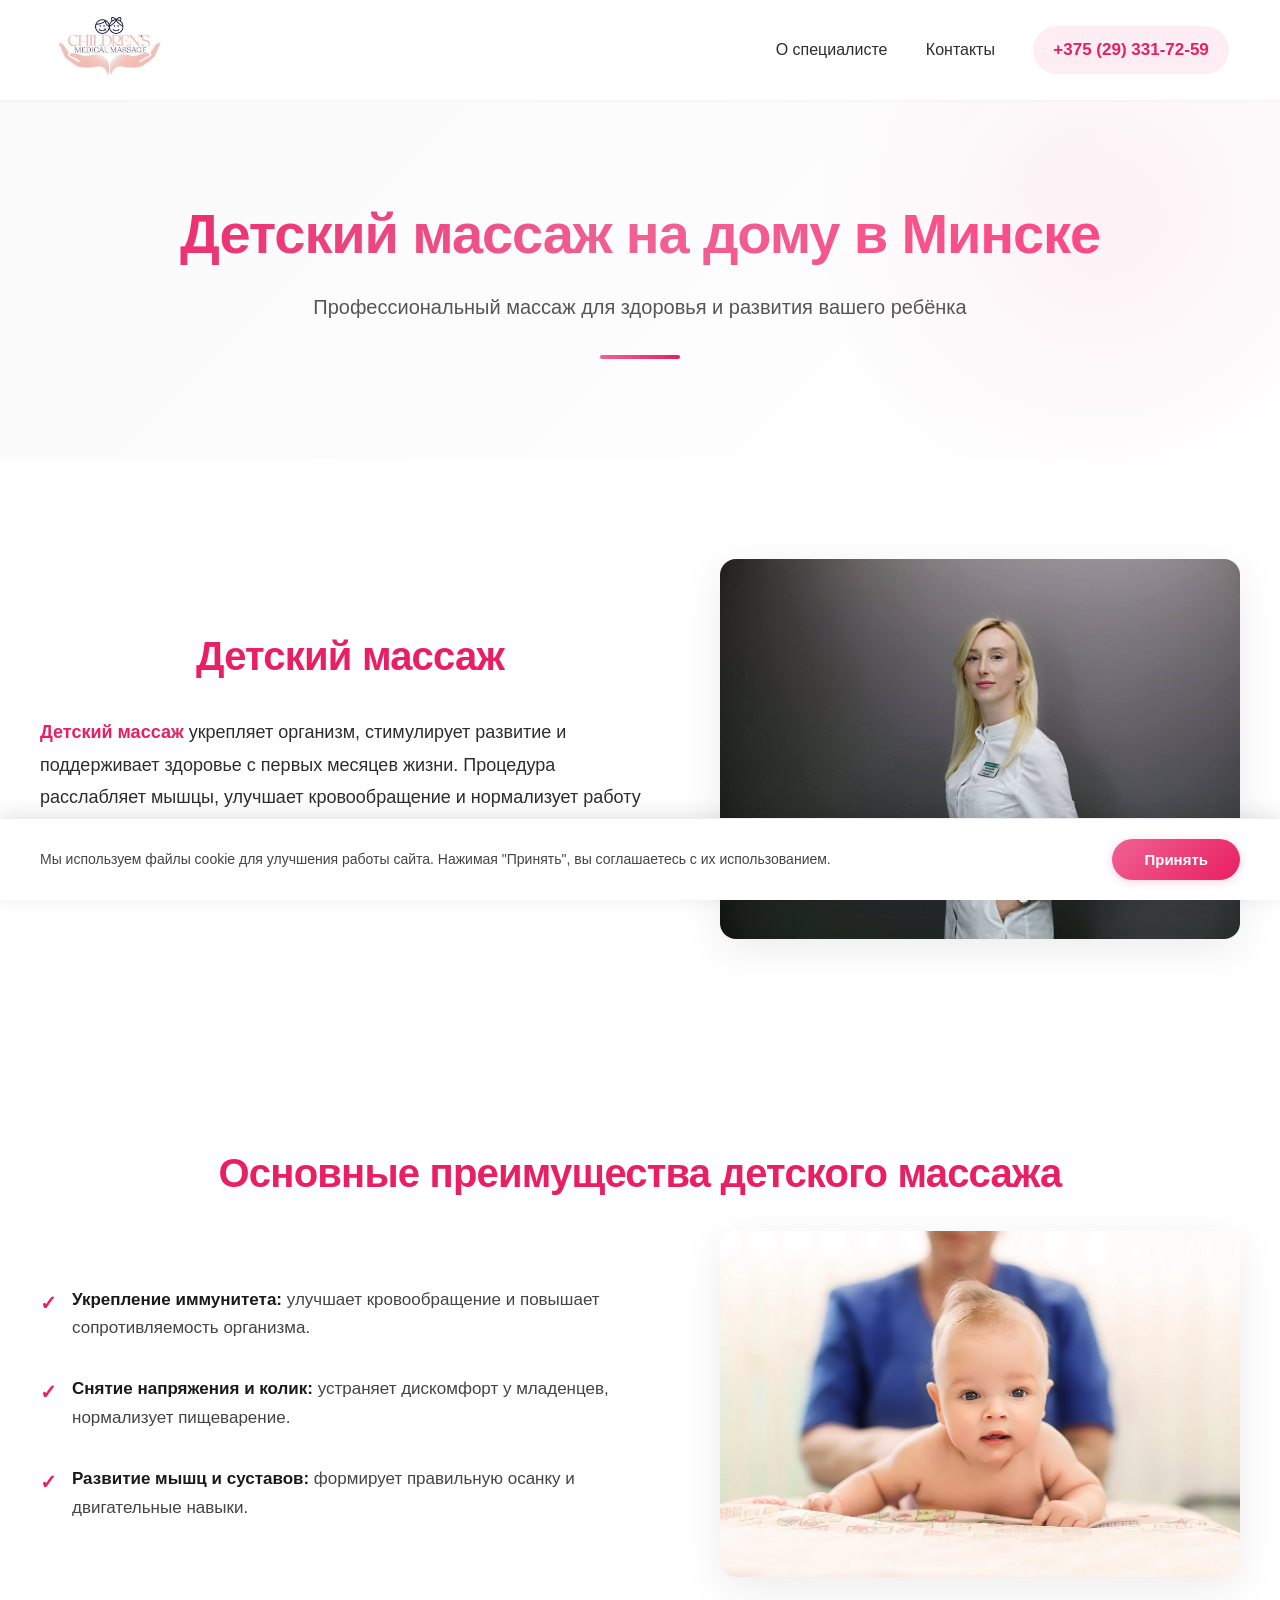
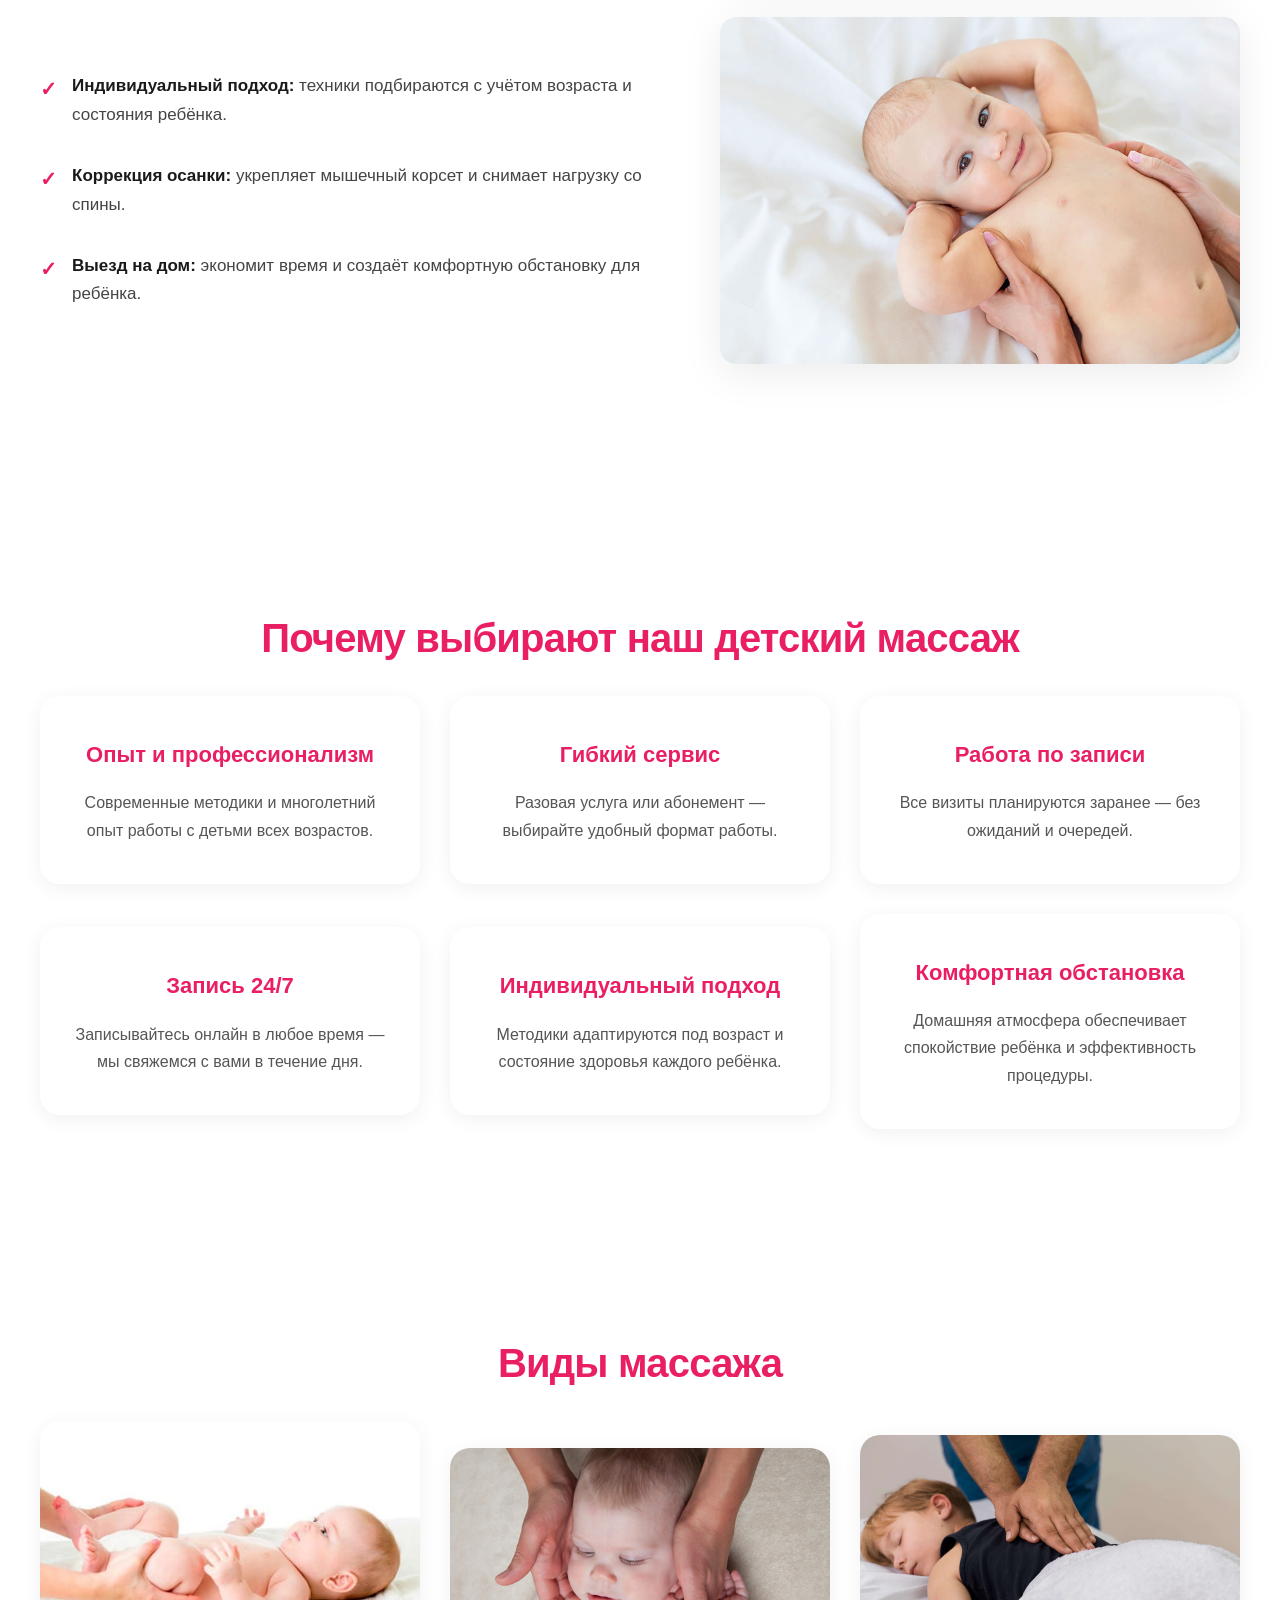
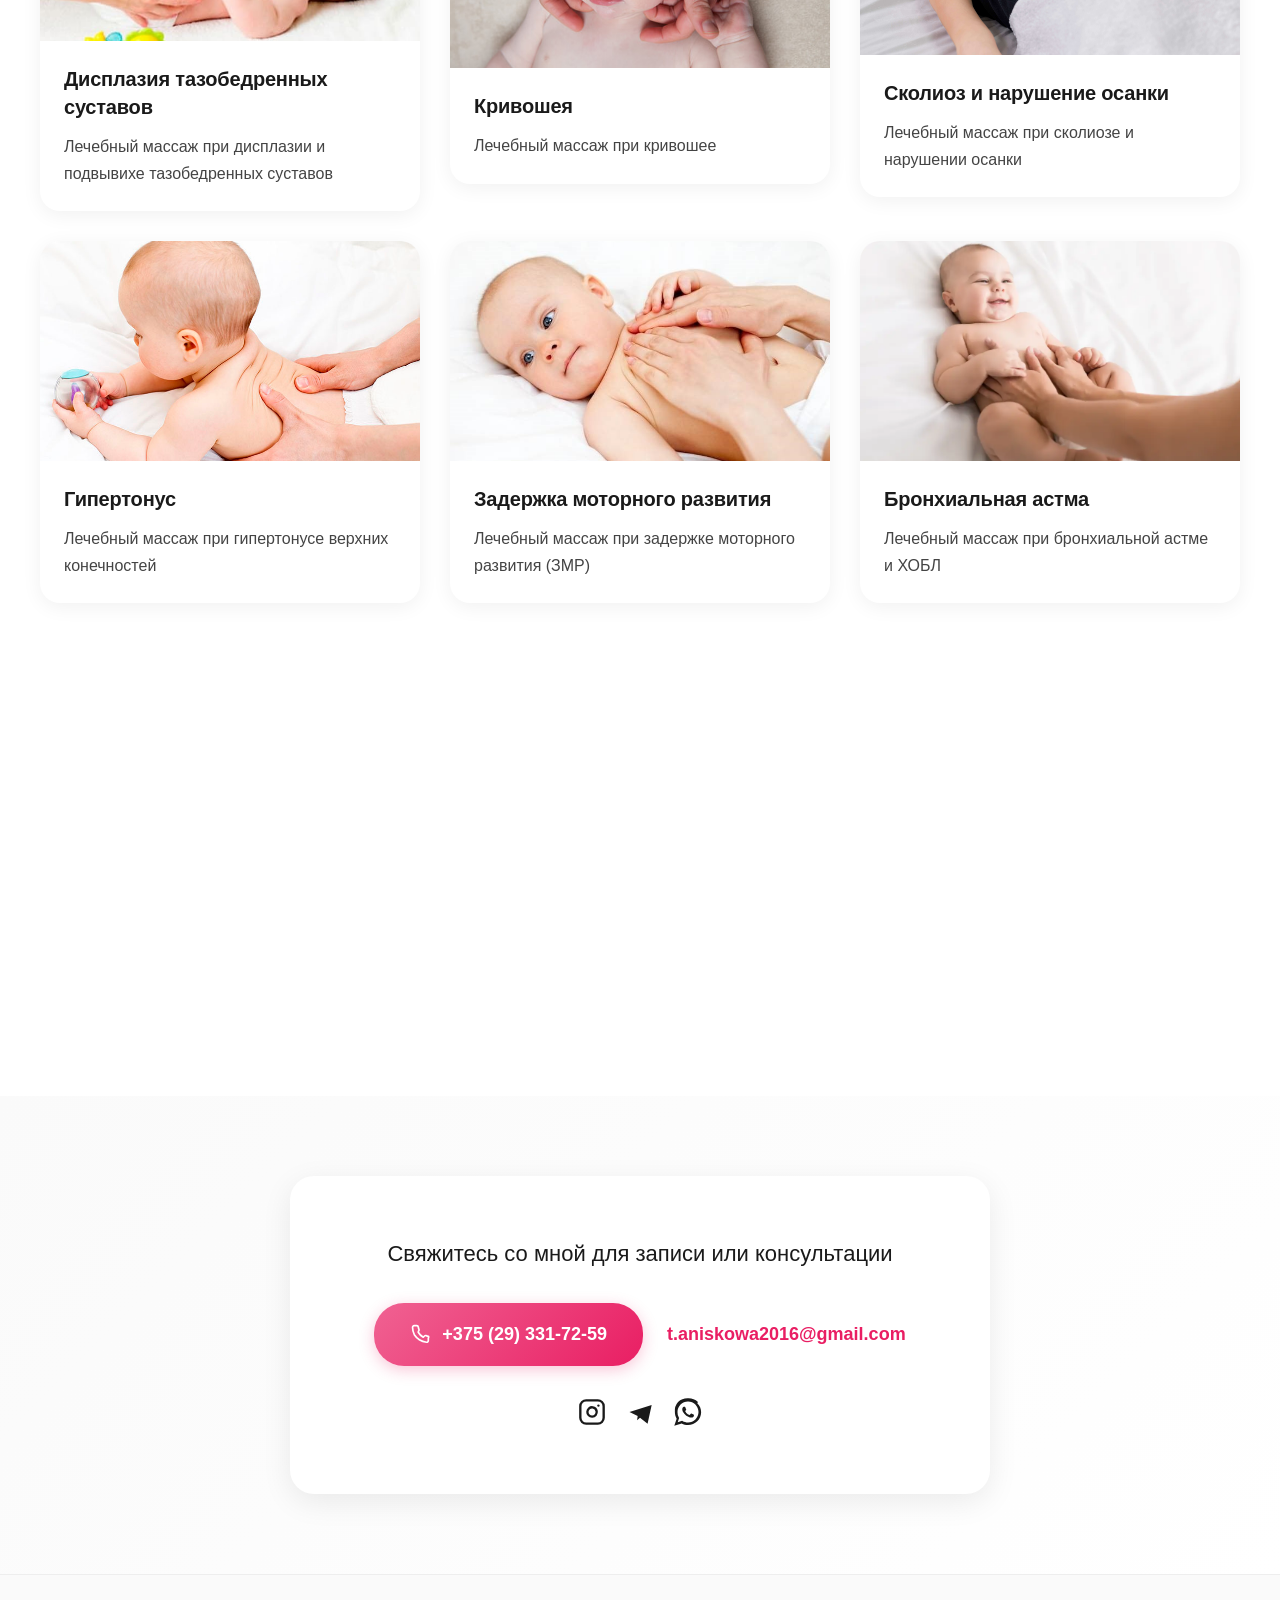
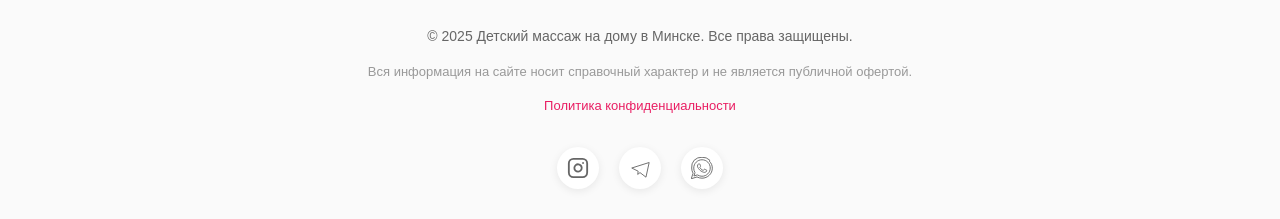
<file: index.html>
<!DOCTYPE html>
<html lang="ru">
<head>
    <meta charset="UTF-8">
    <meta name="viewport" content="width=device-width, initial-scale=1.0, maximum-scale=1.0">
    <title>Детский массаж в Минске на дому | Массаж для грудничков | detskiymassage.by</title>
    <meta name="description" content="Профессиональный детский массаж на дому в Минске. Опытный специалист с 12-летним стажем. Лечебный массаж при дисплазии, кривошее, сколиозе и других нарушениях. Выезд на дом.">
    <meta name="keywords" content="детский массаж, массаж на дому, Минск, детский массажист, лечебный массаж, массаж для детей, выезд на дом, дисплазия, кривошея, сколиоз">
    <meta name="author" content="Аниськова Татьяна Петровна">
    <meta name="robots" content="index, follow">
    <link rel="canonical" href="https://detskiymassage.by/">
    
    <!-- Open Graph / Facebook -->
    <meta property="og:type" content="website">
    <meta property="og:url" content="https://detskiymassage.by/">
    <meta property="og:title" content="Детский массаж на дому в Минске">
    <meta property="og:description" content="Профессиональный детский массаж на дому в Минске. Опытный специалист с 12-летним стажем.">
    <meta property="og:image" content="https://detskiymassage.by/img/logo.jpg">
    <meta property="og:locale" content="ru_RU">
    
    <!-- Twitter -->
    <meta property="twitter:card" content="summary_large_image">
    <meta property="twitter:url" content="https://detskiymassage.by/">
    <meta property="twitter:title" content="Детский массаж на дому в Минске">
    <meta property="twitter:description" content="Профессиональный детский массаж на дому в Минске. Опытный специалист с 12-летним стажем.">
    <meta property="twitter:image" content="https://detskiymassage.by/img/logo.jpg">
    
    <!-- Favicons -->
    <link rel="icon" href="img/favicon.ico" type="image/x-icon">
    <link rel="icon" type="image/png" sizes="16x16" href="img/favicon-16x16.png">
    <link rel="icon" type="image/png" sizes="32x32" href="img/favicon-32x32.png">
    <link rel="apple-touch-icon" sizes="180x180" href="img/apple-touch-icon.png">
    <link rel="icon" type="image/png" sizes="192x192" href="img/android-chrome-192x192.png">
    <link rel="icon" type="image/png" sizes="512x512" href="img/android-chrome-512x512.png">
    
    <link rel="stylesheet" href="css/style.css">
    <link rel="stylesheet" href="css/cookie-banner.css">
</head>
<body>
<div class="page-transition"></div>

<header>
    <div class="logo">
        <a href="/"><img src="img/logo.jpg" alt="Логотип"></a>
    </div>

    <nav id="site-nav" class="site-nav">
        <a href="about.html">О специалисте</a>
        <a href="contacts.html">Контакты</a>
        <a href="tel:+375293317259">+375 (29) 331-72-59</a>
    </nav>

    <a href="tel:+375293317259" class="mobile-phone" aria-label="Позвонить +375 29 331-72-59">
        <svg viewBox="0 0 24 24" width="18" height="18" aria-hidden="true">
            <path d="M22 16.92v3a2 2 0 0 1-2.18 2 19.86 19.86 0 0 1-8.63-3.07 19.5 19.5 0 0 1-6-6A19.86 19.86 0 0 1 3.08 4.18 2 2 0 0 1 5 2h3a2 2 0 0 1 2 1.72c.12.9.35 1.78.68 2.6a2 2 0 0 1-.45 2.11L9.91 9.91a16 16 0 0 0 6 6l1.48-1.48a2 2 0 0 1 2.11-.45c.82.33 1.7.56 2.6.68A2 2 0 0 1 22 16.92z" fill="currentColor"/>
        </svg>
        <span>+375 (29) 331-72-59</span>
    </a>

    <button class="burger" type="button" aria-label="Меню" aria-expanded="false" aria-controls="mobile-menu">☰</button>

    <div id="mobile-menu" class="mobile-menu" aria-hidden="true">
        <a href="/#kids-massage">Детский массаж</a>
        <a href="about.html">О специалисте</a>
        <a href="contacts.html">Контакты</a>
    </div>
</header>

<main>
    <section class="hero">
        <div class="hero-container">
            <div class="hero-text">
                <h1>Детский массаж на дому в Минске</h1>
                <p>Профессиональный массаж для здоровья и развития вашего ребёнка</p>
                <div class="hero-line"></div>
            </div>
        </div>
    </section>
</main>

<section class="massage-info">
    <div class="massage-container">
        <div class="massage-text">
            <h2>Детский массаж</h2>
            <p>
                <span>Детский массаж</span> укрепляет организм, стимулирует развитие и поддерживает здоровье с первых месяцев жизни.
                Процедура расслабляет мышцы, улучшает кровообращение и нормализует работу внутренних органов.
                Услуга доступна <strong>на дому с выездом специалиста</strong> — удобно для вас и комфортно для ребёнка.
            </p>
        </div>
        <div class="massage-image">
            <img src="img/2.jpg" alt="Фото специалиста">
        </div>
    </div>
</section>

<section class="massage-benefits">
    <h2 class="benefits-title">Основные преимущества детского массажа</h2>

    <div class="benefit-row reverse">
        <div class="benefit-image">
            <img src="img/5.webp" alt="Детский массаж">
        </div>
        <div class="benefit-text">
            <ul>
                <li><strong>Укрепление иммунитета:</strong> улучшает кровообращение и повышает сопротивляемость организма.</li>
                <li><strong>Снятие напряжения и колик:</strong> устраняет дискомфорт у младенцев, нормализует пищеварение.</li>
                <li><strong>Развитие мышц и суставов:</strong> формирует правильную осанку и двигательные навыки.</li>
            </ul>
        </div>
    </div>

    <div class="benefit-row">
        <div class="benefit-text">
            <ul>
                <li><strong>Индивидуальный подход:</strong> техники подбираются с учётом возраста и состояния ребёнка.</li>
                <li><strong>Коррекция осанки:</strong> укрепляет мышечный корсет и снимает нагрузку со спины.</li>
                <li><strong>Выезд на дом:</strong> экономит время и создаёт комфортную обстановку для ребёнка.</li>
            </ul>
        </div>
        <div class="benefit-image">
            <img src="img/9.jpg" alt="Детский массаж">
        </div>
    </div>
</section>

<section class="why-us">
    <h2 class="why-title">Почему выбирают наш детский массаж</h2>
    <div class="why-grid">
        <div class="why-card">
            <h3>Опыт и профессионализм</h3>
            <p>Современные методики и многолетний опыт работы с детьми всех возрастов.</p>
        </div>
        <div class="why-card">
            <h3>Гибкий сервис</h3>
            <p>Разовая услуга или абонемент — выбирайте удобный формат работы.</p>
        </div>
        <div class="why-card">
            <h3>Работа по записи</h3>
            <p>Все визиты планируются заранее — без ожиданий и очередей.</p>
        </div>
        <div class="why-card">
            <h3>Запись 24/7</h3>
            <p>Записывайтесь онлайн в любое время — мы свяжемся с вами в течение дня.</p>
        </div>
        <div class="why-card">
            <h3>Индивидуальный подход</h3>
            <p>Методики адаптируются под возраст и состояние здоровья каждого ребёнка.</p>
        </div>
        <div class="why-card">
            <h3>Комфортная обстановка</h3>
            <p>Домашняя атмосфера обеспечивает спокойствие ребёнка и эффективность процедуры.</p>
        </div>
    </div>
</section>

<section class="massage-types" id="kids-massage">
    <h2 class="types-title">Виды массажа</h2>
    <div class="types-grid">
        <div class="type-card">
            <img src="img/dislapsia.jpg" alt="Дисплазия и подвывих тазобедренных суставов">
            <div class="type-content">
                <h3>Дисплазия тазобедренных суставов</h3>
                <p>Лечебный массаж при дисплазии и подвывихе тазобедренных суставов</p>
            </div>
        </div>
        <div class="type-card">
            <img src="img/krivosheya.jpg" alt="Кривошея">
            <div class="type-content">
                <h3>Кривошея</h3>
                <p>Лечебный массаж при кривошее</p>
            </div>
        </div>
        <div class="type-card">
            <img src="img/skolioz.jpg" alt="Сколиоз">
            <div class="type-content">
                <h3>Сколиоз и нарушение осанки</h3>
                <p>Лечебный массаж при сколиозе и нарушении осанки</p>
            </div>
        </div>
        <div class="type-card">
            <img src="img/gipertonus.jpg" alt="Гипер- и гипотонус верхних конечностей">
            <div class="type-content">
                <h3>Гипертонус</h3>
                <p>Лечебный массаж при гипертонусе верхних конечностей</p>
            </div>
        </div>
        <div class="type-card">
            <img src="img/Sindrom-dvigatelnyh-narushenij-1.jpg" alt="Задержка моторного развития">
            <div class="type-content">
                <h3>Задержка моторного развития</h3>
                <p>Лечебный массаж при задержке моторного развития (ЗМР)</p>
            </div>
        </div>
        <div class="type-card">
            <img src="img/2.webp" alt="Бронхиальная астма и ХОБЛ">
            <div class="type-content">
                <h3>Бронхиальная астма</h3>
                <p>Лечебный массаж при бронхиальной астме и ХОБЛ</p>
            </div>
        </div>
        <div class="type-card">
            <img src="img/8.jpg" alt="Общий массаж 0-7 лет">
            <div class="type-content">
                <h3>Общий массаж (0-7 лет)</h3>
                <p>Общий лечебный массаж для детей с рождения до 7 лет</p>
            </div>
        </div>
        <div class="type-card">
            <img src="img/full%20massage%20do%2014.jpg" alt="Общий массаж 7-14 лет">
            <div class="type-content">
                <h3>Общий массаж (7-14 лет)</h3>
                <p>Общий лечебный массаж для детей от 7 до 14 лет</p>
            </div>
        </div>
        <div class="type-card">
            <img src="img/gimnastika.jpeg" alt="Гимнастика для малышей до года">
            <div class="type-content">
                <h3>Гимнастика для малышей</h3>
                <p>Обучение мамы оздоровительной гимнастики до года</p>
            </div>
        </div>
    </div>
</section>

<section class="contact-block">
    <div class="contact-block-container">
        <p class="contact-invitation">Свяжитесь со мной для записи или консультации</p>
        <div class="contact-block-actions">
            <a href="tel:+375293317259" class="contact-call-btn">
                <svg xmlns="http://www.w3.org/2000/svg" width="20" height="20" fill="none" stroke="currentColor" stroke-width="2" stroke-linecap="round" stroke-linejoin="round" viewBox="0 0 24 24">
                    <path d="M22 16.92v3a2 2 0 0 1-2.18 2 19.86 19.86 0 0 1-8.63-3.07 19.5 19.5 0 0 1-6-6A19.86 19.86 0 0 1 3.08 4.18 2 2 0 0 1 5 2h3a2 2 0 0 1 2 1.72c.12.9.35 1.78.68 2.6a2 2 0 0 1-.45 2.11L9.91 9.91a16 16 0 0 0 6 6l1.48-1.48a2 2 0 0 1 2.11-.45c.82.33 1.7.56 2.6.68A2 2 0 0 1 22 16.92z"/>
                </svg>
                <span>+375 (29) 331-72-59</span>
            </a>
            <a href="mailto:t.aniskowa2016@gmail.com" class="contact-email-link">t.aniskowa2016@gmail.com</a>
        </div>
        <div class="contact-social-icons">
            <a href="https://instagram.com/CHILDRENS_MEDICAL_MASSAGE" target="_blank" aria-label="Instagram" rel="noopener noreferrer">
                <svg xmlns="http://www.w3.org/2000/svg" width="28" height="28" viewBox="0 0 24 24" fill="none" stroke="currentColor" stroke-width="2" stroke-linecap="round" stroke-linejoin="round">
                    <rect x="2" y="2" width="20" height="20" rx="5" ry="5"></rect>
                    <path d="M16 11.37A4 4 0 1 1 12.63 8 4 4 0 0 1 16 11.37z"></path>
                    <line x1="17.5" y1="6.5" x2="17.51" y2="6.5"></line>
                </svg>
            </a>
            <a href="https://t.me/+375293317259" target="_blank" aria-label="Telegram" rel="noopener noreferrer">
                <svg xmlns="http://www.w3.org/2000/svg" width="28" height="28" fill="currentColor" viewBox="0 0 24 24">
                    <path d="M9.999 15.5 9.5 19l2.5-2 6.5 5 3.5-16L3 12l6.999 3.5Z"/>
                </svg>
            </a>
            <a href="https://wa.me/375293317259" target="_blank" aria-label="WhatsApp" rel="noopener noreferrer">
                <svg xmlns="http://www.w3.org/2000/svg" width="28" height="28" fill="currentColor" viewBox="0 0 24 24">
                    <path d="M20.52 3.48A11.78 11.78 0 0 0 12 .25a11.78 11.78 0 0 0-8.52 3.23A11.23 11.23 0 0 0 .75 12c0 2 .52 3.95 1.52 5.68L.25 23.75l6.31-2c1.66.9 3.53 1.37 5.44 1.37 6.21 0 11.25-4.9 11.25-10.95 0-2.92-1.16-5.67-3.28-7.69ZM12 21c-1.67 0-3.3-.44-4.72-1.28l-.34-.2-3.74 1.18 1.18-3.6-.22-.37A9.05 9.05 0 0 1 3 12c0-4.96 4.05-9 9-9s9 4.04 9 9c0 4.96-4.05 9-9 9Zm4.66-6.85c-.25-.12-1.46-.72-1.68-.8-.23-.08-.4-.12-.56.12s-.64.8-.8.97c-.15.16-.29.18-.54.06-.25-.12-1.05-.39-2-1.25-.74-.66-1.24-1.48-1.38-1.73s-.01-.38.11-.5c.11-.12.25-.29.38-.44.12-.15.16-.25.25-.41.08-.17.04-.31-.02-.43-.06-.12-.56-1.35-.76-1.85-.2-.48-.4-.41-.56-.42h-.48c-.17 0-.44.06-.67.31-.23.25-.87.85-.87 2.08s.89 2.41 1.02 2.58c.12.16 1.74 2.68 4.22 3.65.59.26 1.05.42 1.41.54.59.19 1.13.16 1.56.1.48-.07 1.46-.6 1.67-1.18.21-.58.21-1.08.15-1.18-.06-.1-.23-.16-.48-.28Z"/>
                </svg>
            </a>
        </div>
    </div>
</section>

<button id="toTop" aria-label="Наверх">
    <svg xmlns="http://www.w3.org/2000/svg" width="28" height="28" fill="white" viewBox="0 0 24 24">
        <path d="M12 4l-8 8h6v8h4v-8h6z"/>
    </svg>
</button>

<footer class="footer">
    <div class="footer-content">
        <p>© 2025 Детский массаж на дому в Минске. Все права защищены.</p>
        <p class="footer-note">Вся информация на сайте носит справочный характер и не является публичной офертой.</p>
        <p class="footer-privacy"><a href="privacy.html">Политика конфиденциальности</a></p>

        <div class="footer-socials">
            <a href="https://instagram.com/CHILDRENS_MEDICAL_MASSAGE" target="_blank" aria-label="Instagram" rel="noopener noreferrer">
                <svg xmlns="http://www.w3.org/2000/svg" width="28" height="28" viewBox="0 0 24 24" fill="none" stroke="currentColor" stroke-width="2" stroke-linecap="round" stroke-linejoin="round">
                    <rect x="2" y="2" width="20" height="20" rx="5" ry="5"></rect>
                    <path d="M16 11.37A4 4 0 1 1 12.63 8 4 4 0 0 1 16 11.37z"></path>
                    <line x1="17.5" y1="6.5" x2="17.51" y2="6.5"></line>
                </svg>
            </a>
            <a href="https://t.me/+375293317259" target="_blank" aria-label="Telegram" rel="noopener noreferrer">
                <svg xmlns="http://www.w3.org/2000/svg" width="28" height="28" fill="currentColor" viewBox="0 0 24 24">
                    <path d="M9.999 15.5 9.5 19l2.5-2 6.5 5 3.5-16L3 12l6.999 3.5Z"/>
                </svg>
            </a>
            <a href="https://wa.me/375293317259" target="_blank" aria-label="WhatsApp" rel="noopener noreferrer">
                <svg xmlns="http://www.w3.org/2000/svg" width="28" height="28" fill="currentColor" viewBox="0 0 24 24">
                    <path d="M20.52 3.48A11.78 11.78 0 0 0 12 .25a11.78 11.78 0 0 0-8.52 3.23A11.23 11.23 0 0 0 .75 12c0 2 .52 3.95 1.52 5.68L.25 23.75l6.31-2c1.66.9 3.53 1.37 5.44 1.37 6.21 0 11.25-4.9 11.25-10.95 0-2.92-1.16-5.67-3.28-7.69ZM12 21c-1.67 0-3.3-.44-4.72-1.28l-.34-.2-3.74 1.18 1.18-3.6-.22-.37A9.05 9.05 0 0 1 3 12c0-4.96 4.05-9 9-9s9 4.04 9 9c0 4.96-4.05 9-9 9Zm4.66-6.85c-.25-.12-1.46-.72-1.68-.8-.23-.08-.4-.12-.56.12s-.64.8-.8.97c-.15.16-.29.18-.54.06-.25-.12-1.05-.39-2-1.25-.74-.66-1.24-1.48-1.38-1.73s-.01-.38.11-.5c.11-.12.25-.29.38-.44.12-.15.16-.25.25-.41.08-.17.04-.31-.02-.43-.06-.12-.56-1.35-.76-1.85-.2-.48-.4-.41-.56-.42h-.48c-.17 0-.44.06-.67.31-.23.25-.87.85-.87 2.08s.89 2.41 1.02 2.58c.12.16 1.74 2.68 4.22 3.65.59.26 1.05.42 1.41.54.59.19 1.13.16 1.56.1.48-.07 1.46-.6 1.67-1.18.21-.58.21-1.08.15-1.18-.06-.1-.23-.16-.48-.28Z"/>
                </svg>
            </a>
        </div>
    </div>
</footer>

<script>
    window.addEventListener("load", () => {
        document.querySelector(".page-transition").classList.add("hidden");
    });
</script>

<script src="js/efx.js"></script>
<script src="js/cookie-banner.js"></script>
</body>
</html>
</file>
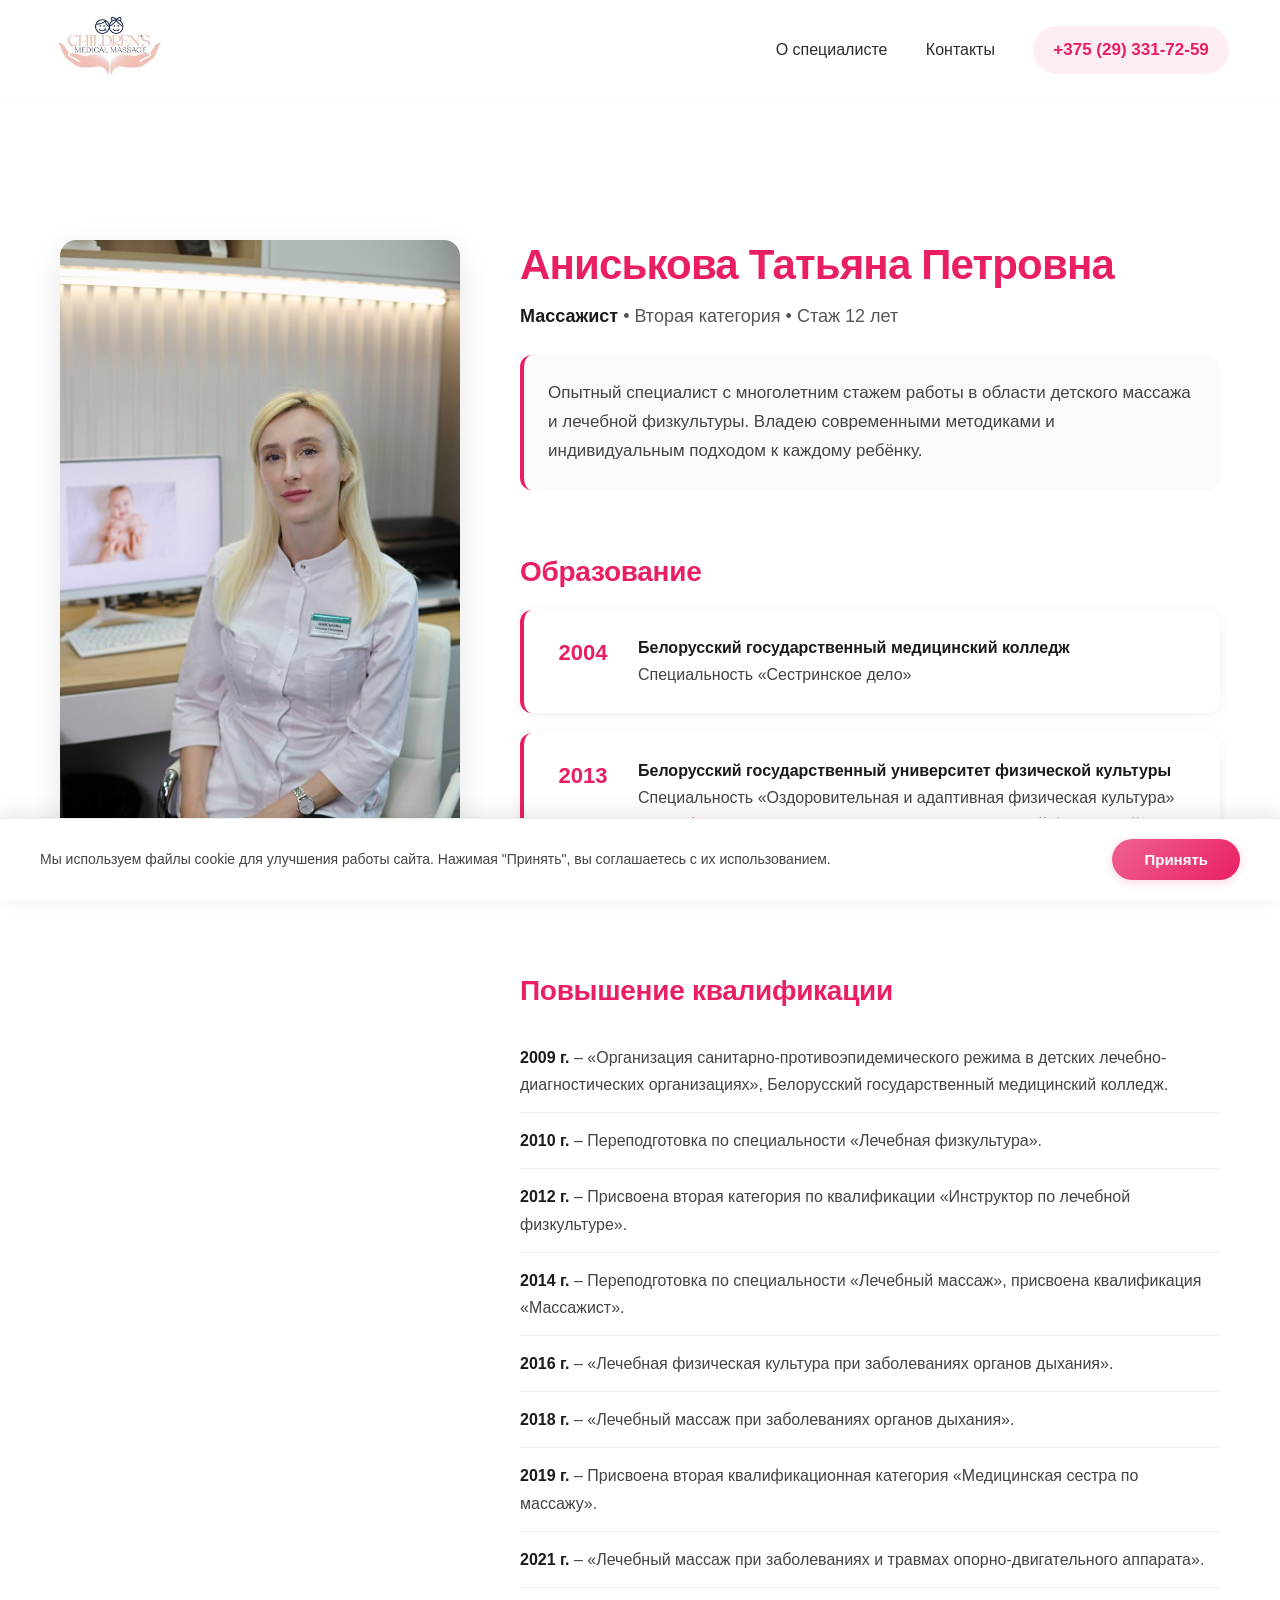
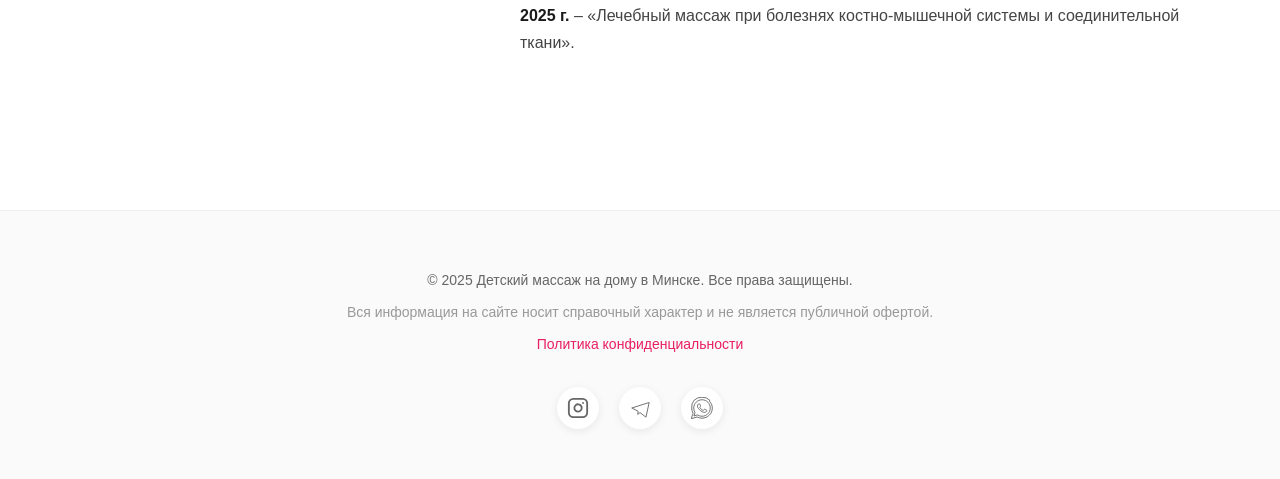
<file: about.html>
<!DOCTYPE html>
<html lang="ru">
<head>
    <meta charset="UTF-8">
    <meta name="viewport" content="width=device-width, initial-scale=1.0, maximum-scale=1">
    <title>О специалисте | Аниськова Татьяна Петровна - Детский массаж в Минске</title>
    <meta name="description" content="Аниськова Татьяна Петровна - опытный массажист с 12-летним стажем. Вторая категория. Специализация: детский массаж, лечебная физкультура, ортопедические и неврологические нарушения.">
    <meta name="keywords" content="Аниськова Татьяна Петровна, детский массажист Минск, массажист вторая категория, лечебный массаж, детский массаж специалист">
    <meta name="author" content="Аниськова Татьяна Петровна">
    <meta name="robots" content="index, follow">
    <link rel="canonical" href="https://detskiymassage.by/about.html">
    
    <!-- Open Graph / Facebook -->
    <meta property="og:type" content="website">
    <meta property="og:url" content="https://detskiymassage.by/about.html">
    <meta property="og:title" content="О специалисте | Детский массаж в Минске">
    <meta property="og:description" content="Аниськова Татьяна Петровна - опытный массажист с 12-летним стажем. Вторая категория.">
    <meta property="og:image" content="https://detskiymassage.by/img/3.jpg">
    <meta property="og:locale" content="ru_RU">
    
    <!-- Twitter -->
    <meta property="twitter:card" content="summary_large_image">
    <meta property="twitter:url" content="https://detskiymassage.by/about.html">
    <meta property="twitter:title" content="О специалисте | Детский массаж в Минске">
    <meta property="twitter:description" content="Аниськова Татьяна Петровна - опытный массажист с 12-летним стажем.">
    <meta property="twitter:image" content="https://detskiymassage.by/img/3.jpg">
    
    <!-- Favicons -->
    <link rel="icon" href="img/favicon.ico" type="image/x-icon">
    <link rel="icon" type="image/png" sizes="16x16" href="img/favicon-16x16.png">
    <link rel="icon" type="image/png" sizes="32x32" href="img/favicon-32x32.png">
    <link rel="apple-touch-icon" sizes="180x180" href="img/apple-touch-icon.png">
    <link rel="icon" type="image/png" sizes="192x192" href="img/android-chrome-192x192.png">
    <link rel="icon" type="image/png" sizes="512x512" href="img/android-chrome-512x512.png">
    
    <link rel="stylesheet" href="css/about.css">
    <link rel="stylesheet" href="css/cookie-banner.css">
</head>
<body>
<div class="page-transition3"></div>

<header>
    <div class="logo">
        <a href="/">
            <img src="img/logo.jpg" alt="Логотип">
        </a>
    </div>

    <nav id="site-nav" class="site-nav">
        <a href="about.html">О специалисте</a>
        <a href="contacts.html">Контакты</a>
        <a href="tel:+375293317259">+375 (29) 331-72-59</a>
    </nav>

    <a href="tel:+375293317259" class="mobile-phone" aria-label="Позвонить +375 29 331-72-59">
        <svg viewBox="0 0 24 24" width="18" height="18" aria-hidden="true" focusable="false">
            <path d="M22 16.92v3a2 2 0 0 1-2.18 2 19.86 19.86 0 0 1-8.63-3.07 19.5 19.5 0 0 1-6-6A19.86 19.86 0 0 1 3.08 4.18 2 2 0 0 1 5 2h3a2 2 0 0 1 2 1.72c.12.9.35 1.78.68 2.6a2 2 0 0 1-.45 2.11L9.91 9.91a16 16 0 0 0 6 6l1.48-1.48a2 2 0 0 1 2.11-.45c.82.33 1.7.56 2.6.68A2 2 0 0 1 22 16.92z" fill="currentColor"/>
        </svg>
        <span>+375 (29) 331-72-59</span>
    </a>

    <button class="burger" type="button" aria-label="Меню" aria-expanded="false" aria-controls="mobile-menu">☰</button>

    <div id="mobile-menu" class="mobile-menu" aria-hidden="true">
        <a href="/#kids-massage">Детский массаж</a>
        <a href="about.html">О специалисте</a>
        <a href="contacts.html">Контакты</a>
    </div>
</header>

<main>
    <section class="about-specialist">
        <div class="about-container">
            <div class="about-photo">
                <img src="img/1.jpg" alt="Аниськова Татьяна Петровна" class="photo-top">
            </div>
            <div class="about-text">
                <h1>Аниськова Татьяна Петровна</h1>
                <p class="specialist-title"><strong>Массажист</strong> • Вторая категория • Стаж 12 лет</p>
                
                <p class="intro-text">Опытный специалист с многолетним стажем работы в области детского массажа и лечебной физкультуры. Владею современными методиками и индивидуальным подходом к каждому ребёнку.</p>


                <h2>Образование</h2>
                <div class="education-section">
                    <div class="education-item">
                        <div class="year">2004</div>
                        <div class="details">
                            <strong>Белорусский государственный медицинский колледж</strong><br>
                            Специальность «Сестринское дело»
                        </div>
                    </div>
                    <div class="education-item">
                        <div class="year">2013</div>
                        <div class="details">
                            <strong>Белорусский государственный университет физической культуры</strong><br>
                            Специальность «Оздоровительная и адаптивная физическая культура»<br>
                            <span class="highlight">Квалификация:</span> «Инструктор-методист по адаптивной физической культуре. Преподаватель физической культуры»
                        </div>
                    </div>
                </div>

                <h2>Повышение квалификации</h2>
                <ul class="qualifications-list">
                    <li><strong>2009 г.</strong> – «Организация санитарно-противоэпидемического режима в детских лечебно-диагностических организациях», Белорусский государственный медицинский колледж.</li>
                    <li><strong>2010 г.</strong> – Переподготовка по специальности «Лечебная физкультура».</li>
                    <li><strong>2012 г.</strong> – Присвоена вторая категория по квалификации «Инструктор по лечебной физкультуре».</li>
                    <li><strong>2014 г.</strong> – Переподготовка по специальности «Лечебный массаж», присвоена квалификация «Массажист».</li>
                    <li><strong>2016 г.</strong> – «Лечебная физическая культура при заболеваниях органов дыхания».</li>
                    <li><strong>2018 г.</strong> – «Лечебный массаж при заболеваниях органов дыхания».</li>
                    <li><strong>2019 г.</strong> – Присвоена вторая квалификационная категория «Медицинская сестра по массажу».</li>
                    <li><strong>2021 г.</strong> – «Лечебный массаж при заболеваниях и травмах опорно-двигательного аппарата».</li>
                    <li><strong>2025 г.</strong> – «Лечебный массаж при болезнях костно-мышечной системы и соединительной ткани».</li>
                </ul>
            </div>
        </div>
    </section>
</main>

<footer class="footer">
    <div class="footer-content">
        <p>© 2025 Детский массаж на дому в Минске. Все права защищены.</p>
        <p class="footer-note">Вся информация на сайте носит справочный характер и не является публичной офертой.</p>
        <p class="footer-privacy"><a href="privacy.html">Политика конфиденциальности</a></p>

        <div class="footer-socials">
            <a href="https://instagram.com/CHILDRENS_MEDICAL_MASSAGE" target="_blank" rel="noopener noreferrer" aria-label="Instagram">
                <svg xmlns="http://www.w3.org/2000/svg" width="28" height="28" viewBox="0 0 24 24" fill="none" stroke="currentColor" stroke-width="2" stroke-linecap="round" stroke-linejoin="round">
                    <rect x="2" y="2" width="20" height="20" rx="5" ry="5"></rect>
                    <path d="M16 11.37A4 4 0 1 1 12.63 8 4 4 0 0 1 16 11.37z"></path>
                    <line x1="17.5" y1="6.5" x2="17.51" y2="6.5"></line>
                </svg>
            </a>
            <a href="https://t.me/+375293317259" target="_blank" rel="noopener noreferrer" aria-label="Telegram">
                <svg xmlns="http://www.w3.org/2000/svg" width="28" height="28" fill="currentColor" viewBox="0 0 24 24">
                    <path d="M9.999 15.5 9.5 19l2.5-2 6.5 5 3.5-16L3 12l6.999 3.5Z"/>
                </svg>
            </a>
            <a href="https://wa.me/375293317259" target="_blank" rel="noopener noreferrer" aria-label="WhatsApp">
                <svg xmlns="http://www.w3.org/2000/svg" width="28" height="28" fill="currentColor" viewBox="0 0 24 24">
                    <path d="M20.52 3.48A11.78 11.78 0 0 0 12 .25a11.78 11.78 0 0 0-8.52 3.23A11.23 11.23 0 0 0 .75 12c0 2 .52 3.95 1.52 5.68L.25 23.75l6.31-2c1.66.9 3.53 1.37 5.44 1.37 6.21 0 11.25-4.9 11.25-10.95 0-2.92-1.16-5.67-3.28-7.69ZM12 21c-1.67 0-3.3-.44-4.72-1.28l-.34-.2-3.74 1.18 1.18-3.6-.22-.37A9.05 9.05 0 0 1 3 12c0-4.96 4.05-9 9-9s9 4.04 9 9c0 4.96-4.05 9-9 9Zm4.66-6.85c-.25-.12-1.46-.72-1.68-.8-.23-.08-.4-.12-.56.12s-.64.8-.8.97c-.15.16-.29.18-.54.06-.25-.12-1.05-.39-2-1.25-.74-.66-1.24-1.48-1.38-1.73s-.01-.38.11-.5c.11-.12.25-.29.38-.44.12-.15.16-.25.25-.41.08-.17.04-.31-.02-.43-.06-.12-.56-1.35-.76-1.85-.2-.48-.4-.41-.56-.42h-.48c-.17 0-.44.06-.67.31-.23.25-.87.85-.87 2.08s.89 2.41 1.02 2.58c.12.16 1.74 2.68 4.22 3.65.59.26 1.05.42 1.41.54.59.19 1.13.16 1.56.1.48-.07 1.46-.6 1.67-1.18.21-.58.21-1.08.15-1.18-.06-.1-.23-.16-.48-.28Z"/>
                </svg>
            </a>
        </div>
    </div>
</footer>

<script>
    window.addEventListener("load", () => {
        document.querySelector(".page-transition3").classList.add("hidden");
    });
</script>

<script src="js/efx.js"></script>
<script src="js/cookie-banner.js"></script>
</body>
</html>
</file>
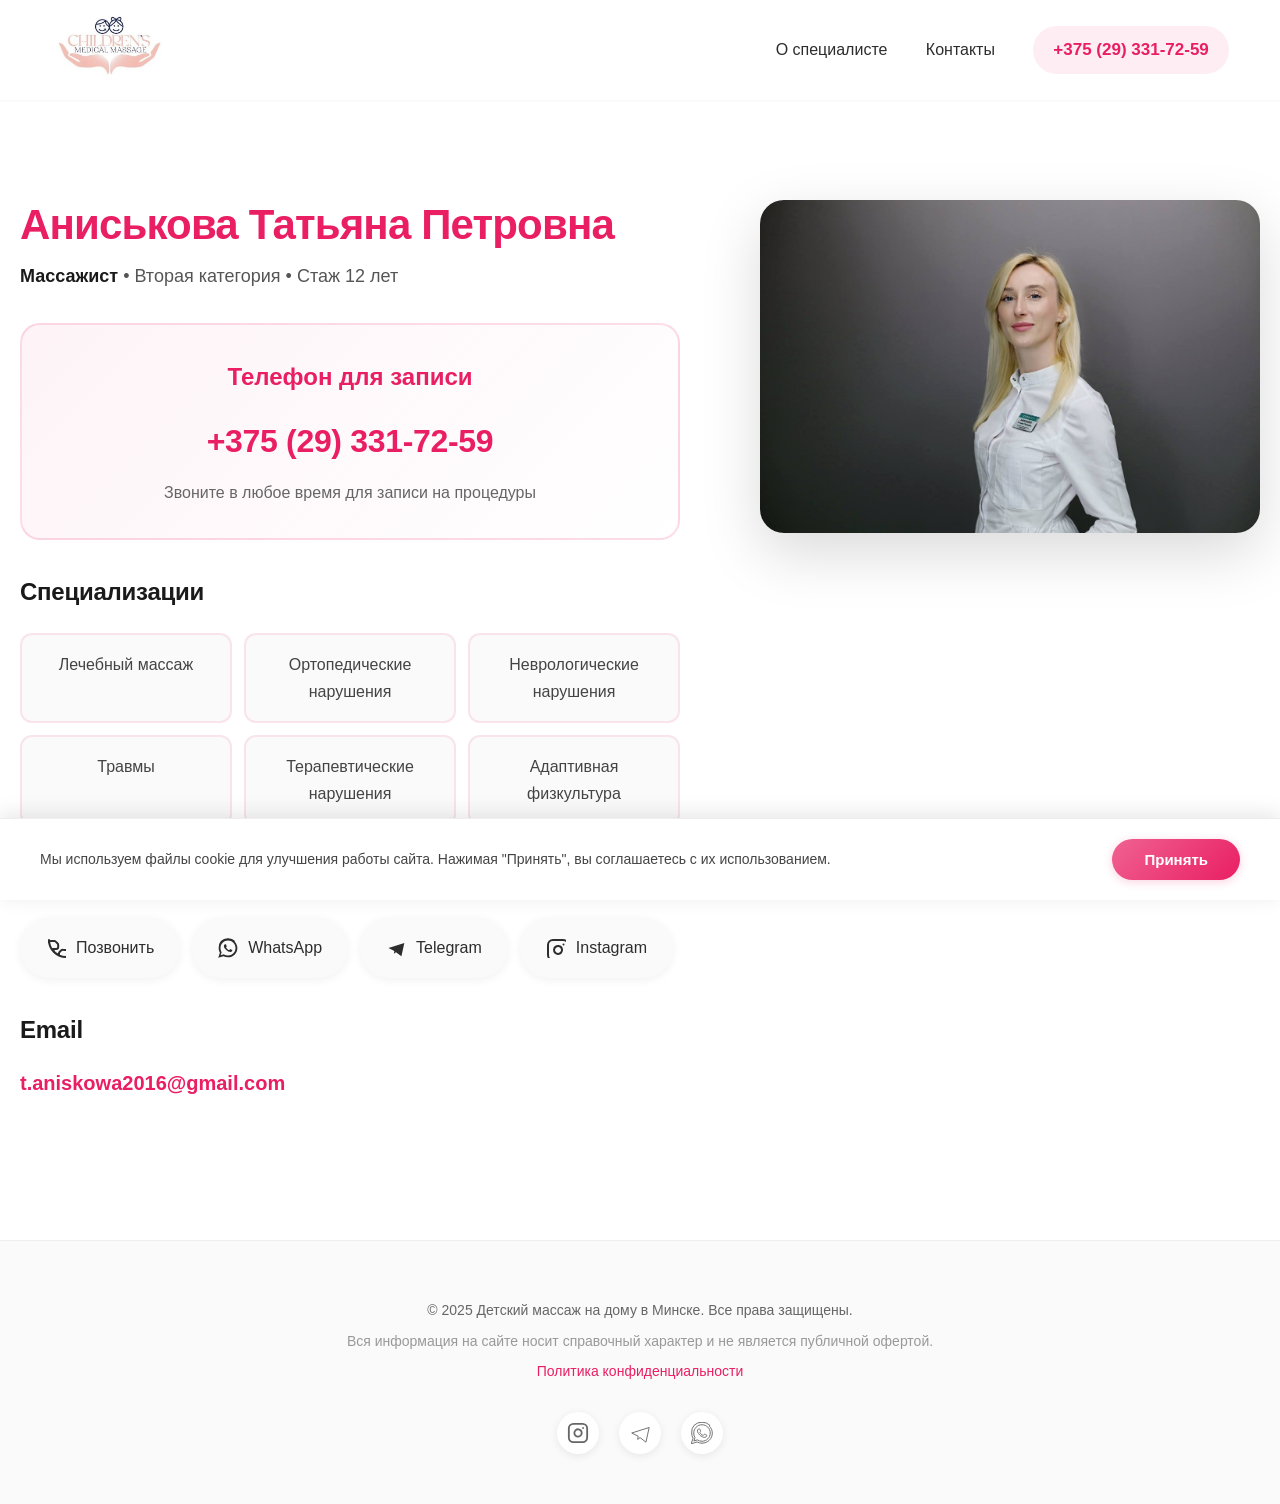
<file: contacts.html>
<!DOCTYPE html>
<html lang="ru">
<head>
    <meta charset="UTF-8">
    <meta name="viewport" content="width=device-width, initial-scale=1.0, maximum-scale=1">
    <title>Контакты | Детский массаж в Минске - Запись на процедуры</title>
    <meta name="description" content="Контакты для записи на детский массаж в Минске. Телефон: +375 (29) 331-72-59. Email: t.aniskowa2016@gmail.com. WhatsApp, Telegram, Instagram.">
    <meta name="keywords" content="контакты детский массаж Минск, запись на массаж, телефон массажиста, детский массаж запись">
    <meta name="author" content="Аниськова Татьяна Петровна">
    <meta name="robots" content="index, follow">
    <link rel="canonical" href="https://detskiymassage.by/contacts.html">
    
    <!-- Open Graph / Facebook -->
    <meta property="og:type" content="website">
    <meta property="og:url" content="https://detskiymassage.by/contacts.html">
    <meta property="og:title" content="Контакты | Детский массаж в Минске">
    <meta property="og:description" content="Контакты для записи на детский массаж. Телефон: +375 (29) 331-72-59.">
    <meta property="og:image" content="https://detskiymassage.by/img/logo.jpg">
    <meta property="og:locale" content="ru_RU">
    
    <!-- Twitter -->
    <meta property="twitter:card" content="summary_large_image">
    <meta property="twitter:url" content="https://detskiymassage.by/contacts.html">
    <meta property="twitter:title" content="Контакты | Детский массаж в Минске">
    <meta property="twitter:description" content="Контакты для записи на детский массаж. Телефон: +375 (29) 331-72-59.">
    <meta property="twitter:image" content="https://detskiymassage.by/img/logo.jpg">
    
    <!-- Favicons -->
    <link rel="icon" href="img/favicon.ico" type="image/x-icon">
    <link rel="icon" type="image/png" sizes="16x16" href="img/favicon-16x16.png">
    <link rel="icon" type="image/png" sizes="32x32" href="img/favicon-32x32.png">
    <link rel="apple-touch-icon" sizes="180x180" href="img/apple-touch-icon.png">
    <link rel="icon" type="image/png" sizes="192x192" href="img/android-chrome-192x192.png">
    <link rel="icon" type="image/png" sizes="512x512" href="img/android-chrome-512x512.png">
    
    <link rel="stylesheet" href="css/contacts.css">
    <link rel="stylesheet" href="css/cookie-banner.css">
</head>
<body>
<div class="page-transition2"></div>

<header>
    <div class="logo">
        <a href="/"><img src="img/logo.jpg" alt="Логотип"></a>
    </div>

    <nav id="site-nav" class="site-nav">
        <a href="about.html">О специалисте</a>
        <a href="contacts.html" aria-current="page">Контакты</a>
        <a href="tel:+375293317259">+375 (29) 331-72-59</a>
    </nav>

    <a href="tel:+375293317259" class="mobile-phone" aria-label="Позвонить +375 29 331-72-59">
        <svg viewBox="0 0 24 24" width="18" height="18" aria-hidden="true" focusable="false">
            <path d="M22 16.92v3a2 2 0 0 1-2.18 2 19.86 19.86 0 0 1-8.63-3.07 19.5 19.5 0 0 1-6-6A19.86 19.86 0 0 1 3.08 4.18 2 2 0 0 1 5 2h3a2 2 0 0 1 2 1.72c.12.9.35 1.78.68 2.6a2 2 0 0 1-.45 2.11L9.91 9.91a16 16 0 0 0 6 6l1.48-1.48a2 2 0 0 1 2.11-.45c.82.33 1.7.56 2.6.68A2 2 0 0 1 22 16.92z" fill="currentColor"/>
        </svg>
        <span>+375 (29) 331-72-59</span>
    </a>

    <button class="burger" type="button" aria-label="Меню" aria-expanded="false" aria-controls="mobile-menu">☰</button>

    <div id="mobile-menu" class="mobile-menu" aria-hidden="true">
        <a href="/#kids-massage">Детский массаж</a>
        <a href="about.html">О специалисте</a>
        <a href="contacts.html">Контакты</a>
    </div>
</header>

<main>
    <section class="contact-specialist">
        <div class="contact-container">
            <div class="contact-details">
                <h1>Аниськова Татьяна Петровна</h1>
                <p class="specialist-title"><strong>Массажист</strong> • Вторая категория • Стаж 12 лет</p>
                
                <div class="contact-photo-mobile">
                    <img src="img/3.jpg" alt="Фото массажиста Аниськовой Татьяны Петровны">
                </div>

                <div class="contact-highlight">
                    <h2>Телефон для записи</h2>
                    <a href="tel:+375293317259" class="phone-number">+375 (29) 331-72-59</a>
                    <p class="phone-note">Звоните в любое время для записи на процедуры</p>
                </div>

                <div class="specializations">
                    <h3>Специализации</h3>
                    <div class="specialization-grid">
                        <div class="spec-item">Лечебный массаж</div>
                        <div class="spec-item">Ортопедические нарушения</div>
                        <div class="spec-item">Неврологические нарушения</div>
                        <div class="spec-item">Травмы</div>
                        <div class="spec-item">Терапевтические нарушения</div>
                        <div class="spec-item">Адаптивная физкультура</div>
                    </div>
                </div>

                <div class="contact-methods">
                    <h3>Способы связи</h3>
                    <div class="contact-buttons">
                        <a href="tel:+375293317259" class="contact-icon phone-icon" aria-label="Позвонить">
                            <svg xmlns="http://www.w3.org/2000/svg" width="24" height="24" fill="none" stroke="currentColor" stroke-width="2" stroke-linecap="round" stroke-linejoin="round">
                                <path d="M3 5a2 2 0 012-2h3.28a2 2 0 011.414.586l1.914 1.914a2 2 0 01.586 1.414V9a2 2 0 01-2 2H7l-.293.293a10 10 0 005.414 5.414L13 17v-1.586a2 2 0 01.586-1.414l1.914-1.914A2 2 0 0117.72 12H21a2 2 0 012 2v3a2 2 0 01-2 2h-1c-9.389 0-17-7.611-17-17V5z"/>
                            </svg>
                            <span>Позвонить</span>
                        </a>
                        <a href="https://wa.me/375293317259" target="_blank" rel="noopener noreferrer" class="contact-icon whatsapp-icon" aria-label="WhatsApp">
                            <svg xmlns="http://www.w3.org/2000/svg" width="24" height="24" fill="currentColor" viewBox="0 0 24 24">
                                <path d="M20.52 3.48A11.78 11.78 0 0 0 12 .25a11.78 11.78 0 0 0-8.52 3.23A11.23 11.23 0 0 0 .75 12c0 2 .52 3.95 1.52 5.68L.25 23.75l6.31-2c1.66.9 3.53 1.37 5.44 1.37 6.21 0 11.25-4.9 11.25-10.95 0-2.92-1.16-5.67-3.28-7.69ZM12 21c-1.67 0-3.3-.44-4.72-1.28l-.34-.2-3.74 1.18 1.18-3.6-.22-.37A9.05 9.05 0 0 1 3 12c0-4.96 4.05-9 9-9s9 4.04 9 9c0 4.96-4.05 9-9 9Zm4.66-6.85c-.25-.12-1.46-.72-1.68-.8-.23-.08-.4-.12-.56.12s-.64.8-.8.97c-.15.16-.29.18-.54.06-.25-.12-1.05-.39-2-1.25-.74-.66-1.24-1.48-1.38-1.73s-.01-.38.11-.5c.11-.12.25-.29.38-.44.12-.15.16-.25.25-.41.08-.17.04-.31-.02-.43-.06-.12-.56-1.35-.76-1.85-.2-.48-.4-.41-.56-.42h-.48c-.17 0-.44.06-.67.31-.23.25-.87.85-.87 2.08s.89 2.41 1.02 2.58c.12.16 1.74 2.68 4.22 3.65.59.26 1.05.42 1.41.54.59.19 1.13.16 1.56.1.48-.07 1.46-.6 1.67-1.18.21-.58.21-1.08.15-1.18-.06-.1-.23-.16-.48-.28Z"/>
                            </svg>
                            <span>WhatsApp</span>
                        </a>
                        <a href="https://t.me/+375293317259" target="_blank" rel="noopener noreferrer" class="contact-icon telegram-icon" aria-label="Telegram">
                            <svg xmlns="http://www.w3.org/2000/svg" width="24" height="24" fill="currentColor" viewBox="0 0 24 24">
                                <path d="M9.999 15.5 9.5 19l2.5-2 6.5 5 3.5-16L3 12l6.999 3.5Z"/>
                            </svg>
                            <span>Telegram</span>
                        </a>
                        <a href="https://instagram.com/CHILDRENS_MEDICAL_MASSAGE" target="_blank" rel="noopener noreferrer" class="contact-icon instagram-icon" aria-label="Instagram">
                            <svg xmlns="http://www.w3.org/2000/svg" width="24" height="24" fill="none" stroke="currentColor" stroke-width="2" stroke-linecap="round" stroke-linejoin="round">
                                <rect x="2" y="2" width="20" height="20" rx="5" ry="5"></rect>
                                <path d="M16 11.37A4 4 0 1 1 12.63 8 4 4 0 0 1 16 11.37z"></path>
                                <line x1="17.5" y1="6.5" x2="17.51" y2="6.5"></line>
                            </svg>
                            <span>Instagram</span>
                        </a>
                    </div>
                </div>

                <div class="email-section">
                    <h3>Email</h3>
                    <a href="mailto:t.aniskowa2016@gmail.com" class="email-link">t.aniskowa2016@gmail.com</a>
                </div>
            </div>

            <div class="contact-photo">
                <img src="img/3.jpg" alt="Фото массажиста Аниськовой Татьяны Петровны">
            </div>
        </div>
    </section>
</main>

<footer class="footer">
    <div class="footer-content">
        <p>© 2025 Детский массаж на дому в Минске. Все права защищены.</p>
        <p class="footer-note">Вся информация на сайте носит справочный характер и не является публичной офертой.</p>
        <p class="footer-privacy"><a href="privacy.html">Политика конфиденциальности</a></p>

        <div class="footer-socials">
            <a href="https://instagram.com/CHILDRENS_MEDICAL_MASSAGE" target="_blank" rel="noopener noreferrer" aria-label="Instagram">
                <svg xmlns="http://www.w3.org/2000/svg" width="28" height="28" viewBox="0 0 24 24" fill="none" stroke="currentColor" stroke-width="2" stroke-linecap="round" stroke-linejoin="round">
                    <rect x="2" y="2" width="20" height="20" rx="5" ry="5"></rect>
                    <path d="M16 11.37A4 4 0 1 1 12.63 8 4 4 0 0 1 16 11.37z"></path>
                    <line x1="17.5" y1="6.5" x2="17.51" y2="6.5"></line>
                </svg>
            </a>
            <a href="https://t.me/+375293317259" target="_blank" rel="noopener noreferrer" aria-label="Telegram">
                <svg xmlns="http://www.w3.org/2000/svg" width="28" height="28" fill="currentColor" viewBox="0 0 24 24">
                    <path d="M9.999 15.5 9.5 19l2.5-2 6.5 5 3.5-16L3 12l6.999 3.5Z"/>
                </svg>
            </a>
            <a href="https://wa.me/375293317259" target="_blank" rel="noopener noreferrer" aria-label="WhatsApp">
                <svg xmlns="http://www.w3.org/2000/svg" width="28" height="28" fill="currentColor" viewBox="0 0 24 24">
                    <path d="M20.52 3.48A11.78 11.78 0 0 0 12 .25a11.78 11.78 0 0 0-8.52 3.23A11.23 11.23 0 0 0 .75 12c0 2 .52 3.95 1.52 5.68L.25 23.75l6.31-2c1.66.9 3.53 1.37 5.44 1.37 6.21 0 11.25-4.9 11.25-10.95 0-2.92-1.16-5.67-3.28-7.69ZM12 21c-1.67 0-3.3-.44-4.72-1.28l-.34-.2-3.74 1.18 1.18-3.6-.22-.37A9.05 9.05 0 0 1 3 12c0-4.96 4.05-9 9-9s9 4.04 9 9c0 4.96-4.05 9-9 9Zm4.66-6.85c-.25-.12-1.46-.72-1.68-.8-.23-.08-.4-.12-.56.12s-.64.8-.8.97c-.15.16-.29.18-.54.06-.25-.12-1.05-.39-2-1.25-.74-.66-1.24-1.48-1.38-1.73s-.01-.38.11-.5c.11-.12.25-.29.38-.44.12-.15.16-.25.25-.41.08-.17.04-.31-.02-.43-.06-.12-.56-1.35-.76-1.85-.2-.48-.4-.41-.56-.42h-.48c-.17 0-.44.06-.67.31-.23.25-.87.85-.87 2.08s.89 2.41 1.02 2.58c.12.16 1.74 2.68 4.22 3.65.59.26 1.05.42 1.41.54.59.19 1.13.16 1.56.1.48-.07 1.46-.6 1.67-1.18.21-.58.21-1.08.15-1.18-.06-.1-.23-.16-.48-.28Z"/>
                </svg>
            </a>
        </div>
    </div>
</footer>

<script>
    window.addEventListener("load", () => {
        document.querySelector(".page-transition2").classList.add("hidden");
    });
</script>

<script src="js/efx.js"></script>
<script src="js/cookie-banner.js"></script>
</body>
</html>
</file>
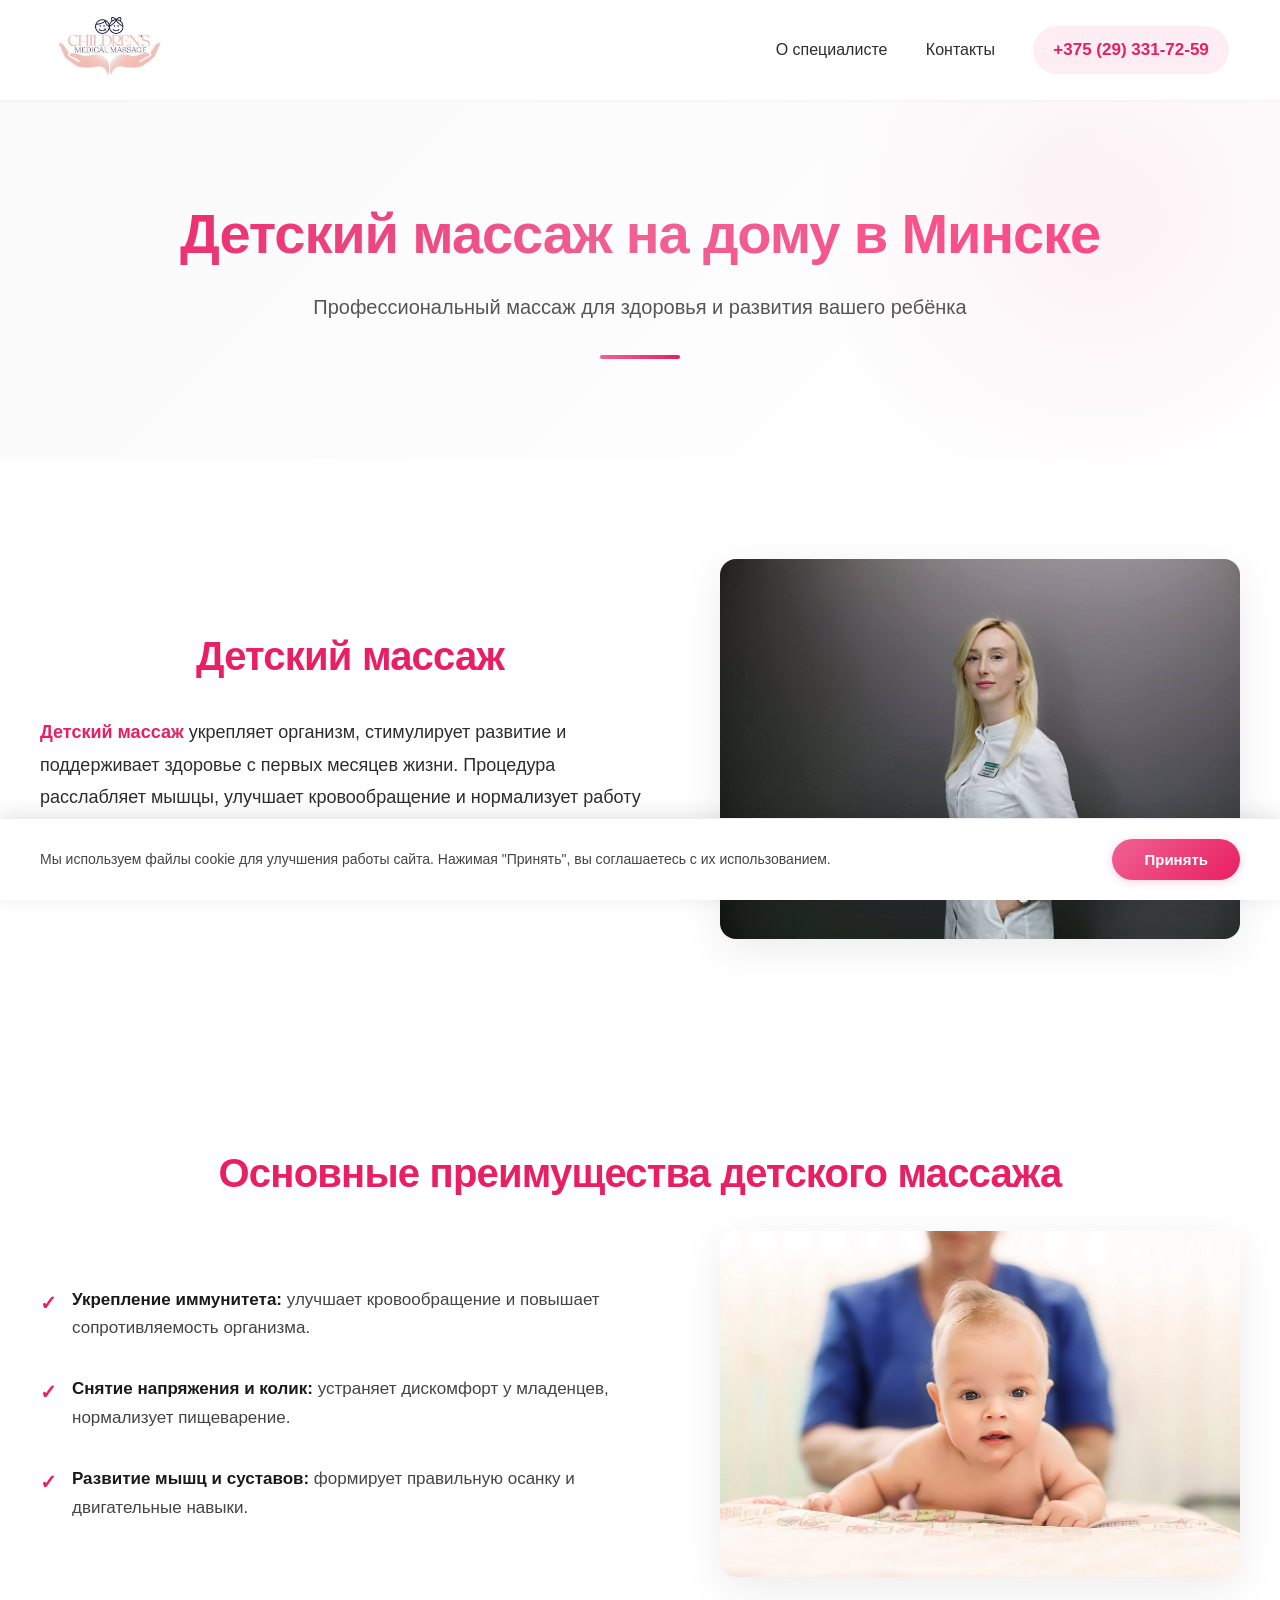
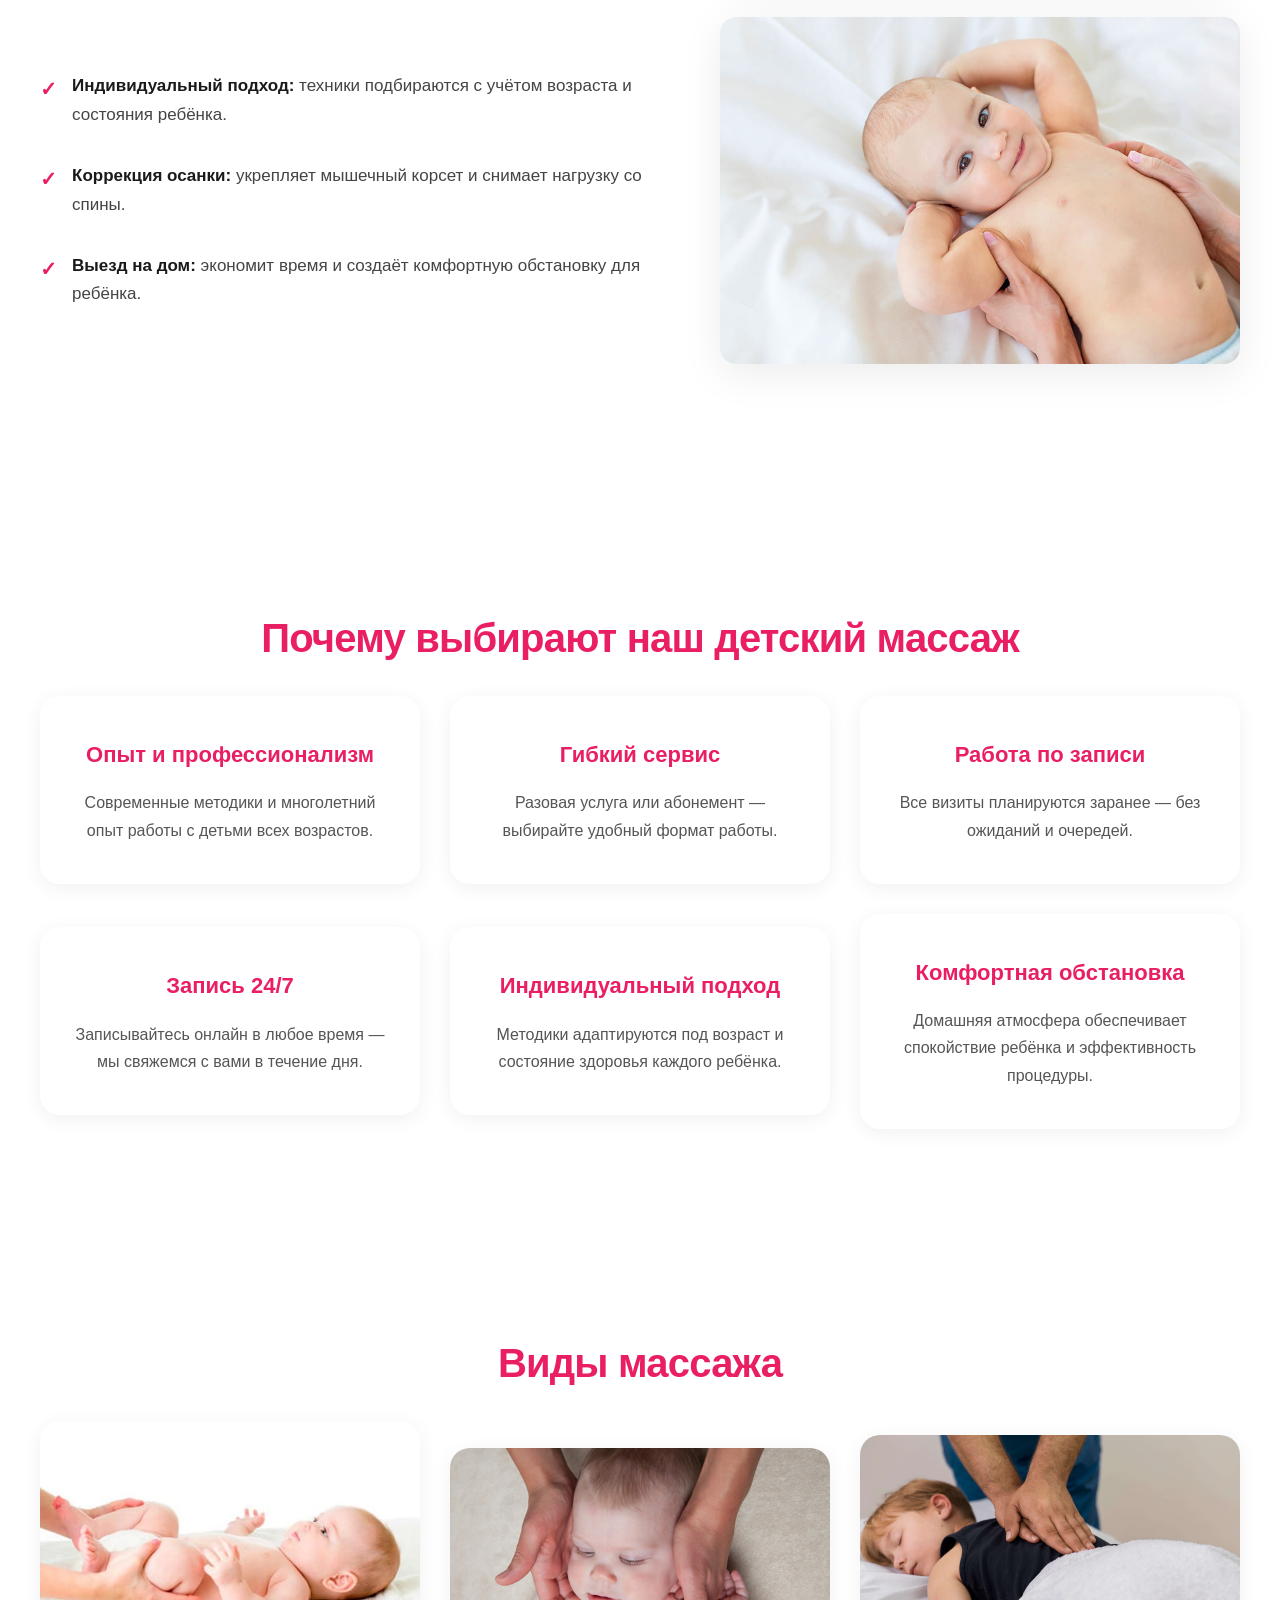
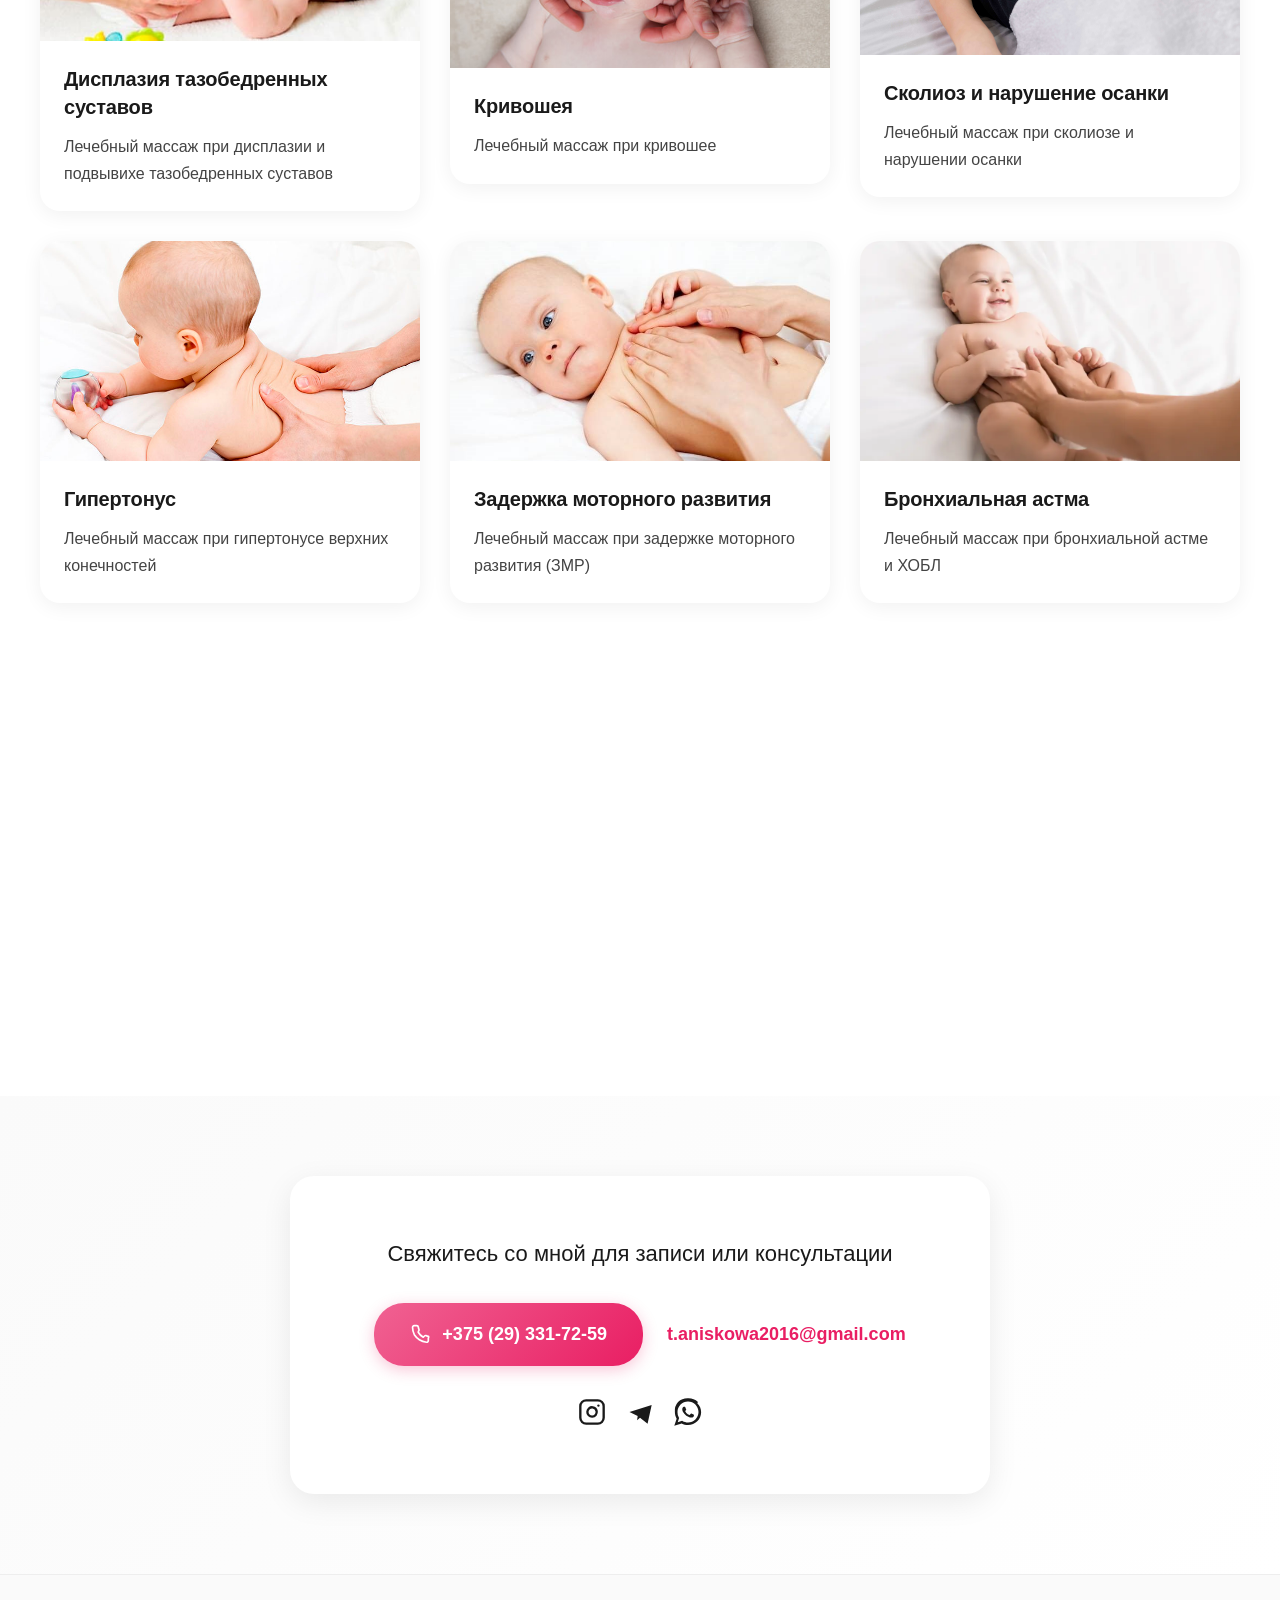
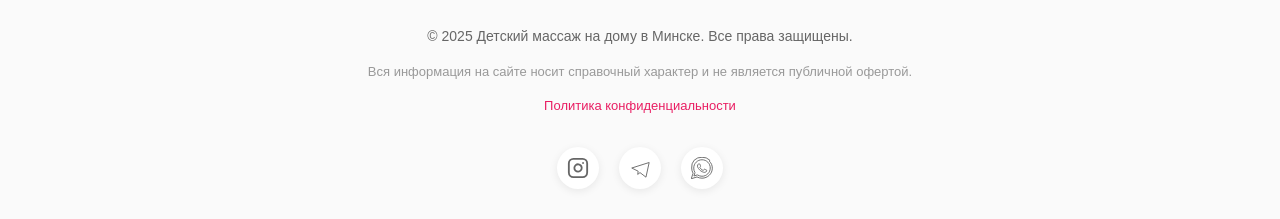
<file: main.html>
<!DOCTYPE html>
<html lang="ru">
<head>
    <meta charset="UTF-8">
    <meta http-equiv="refresh" content="0; url=/">
    <link rel="canonical" href="https://detskiymassage.by/">
    <title>Детский массаж на дому в Минске</title>
    <script>
        window.location.href = "/";
    </script>
</head>
<body>
    <p>Если вы не были перенаправлены автоматически, <a href="/">нажмите здесь</a>.</p>
</body>
</html>
</file>
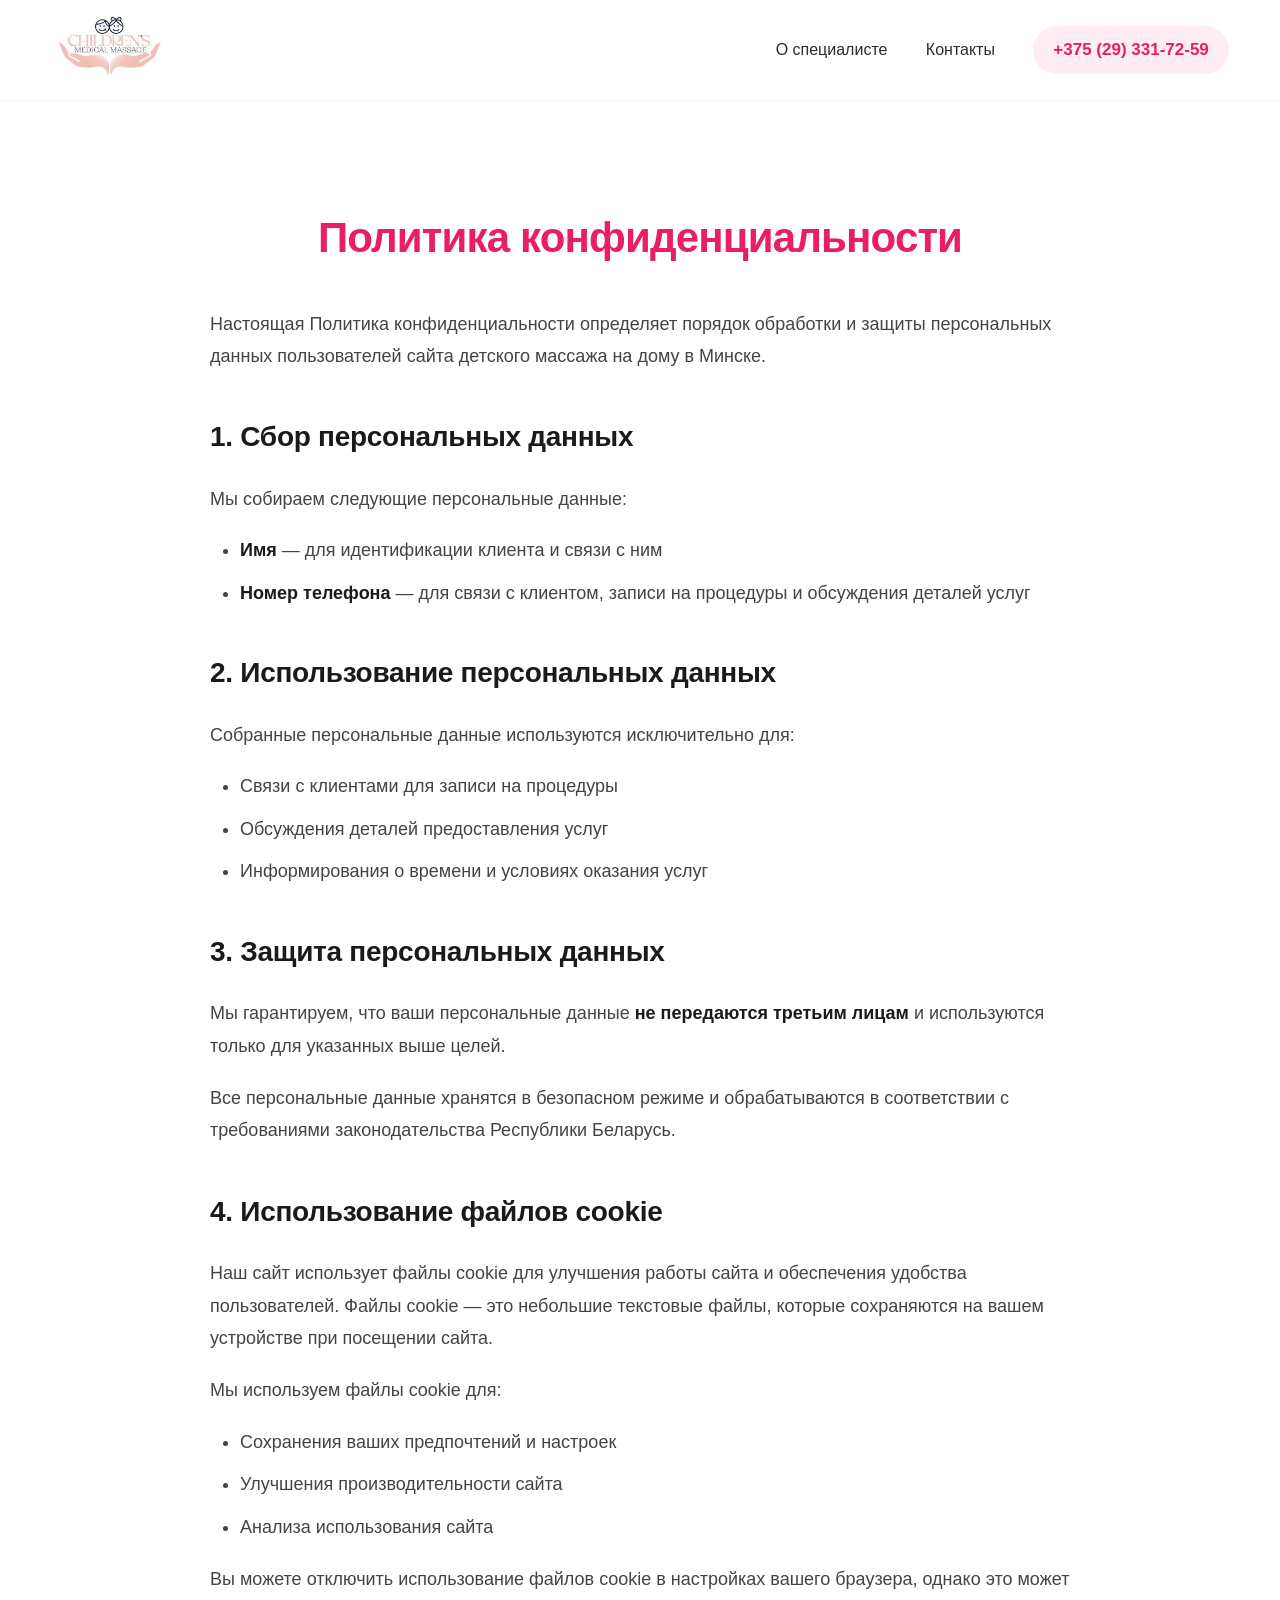
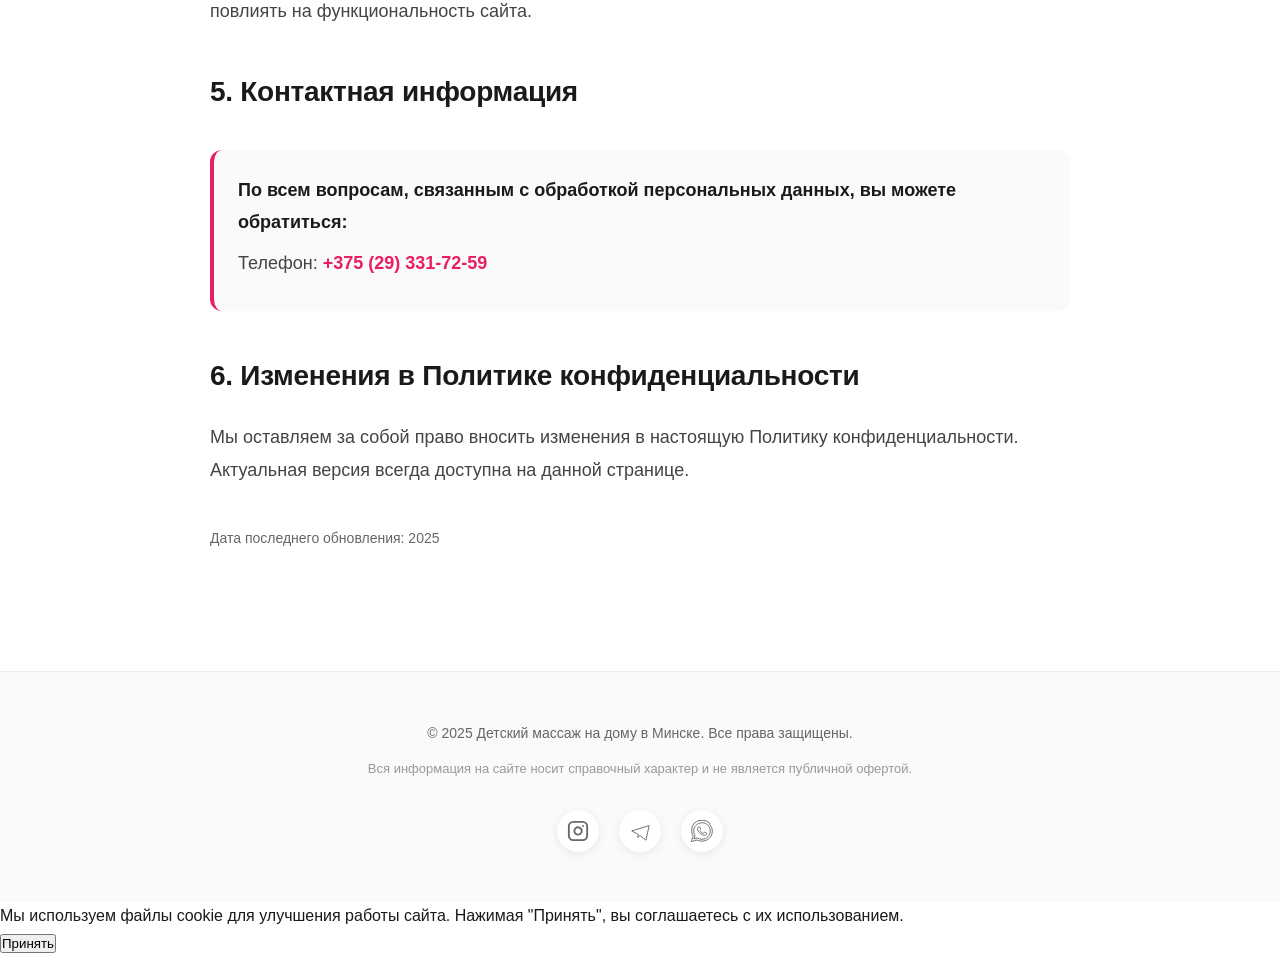
<file: privacy.html>
<!DOCTYPE html>
<html lang="ru">
<head>
    <meta charset="UTF-8">
    <meta name="viewport" content="width=device-width, initial-scale=1.0, maximum-scale=1.0">
    <title>Политика конфиденциальности | Детский массаж в Минске</title>
    <meta name="description" content="Политика конфиденциальности сайта детского массажа на дому в Минске. Информация об обработке персональных данных.">
    <meta name="robots" content="index, follow">
    <link rel="canonical" href="https://detskiymassage.by/privacy.html">
    
    <!-- Favicons -->
    <link rel="icon" href="img/favicon.ico" type="image/x-icon">
    <link rel="icon" type="image/png" sizes="16x16" href="img/favicon-16x16.png">
    <link rel="icon" type="image/png" sizes="32x32" href="img/favicon-32x32.png">
    <link rel="apple-touch-icon" sizes="180x180" href="img/apple-touch-icon.png">
    <link rel="icon" type="image/png" sizes="192x192" href="img/android-chrome-192x192.png">
    <link rel="icon" type="image/png" sizes="512x512" href="img/android-chrome-512x512.png">
    
    <link rel="stylesheet" href="css/style.css">
    <style>
        .privacy-page {
            padding: clamp(60px, 10vw, 100px) 20px;
            max-width: 900px;
            margin: 0 auto;
            line-height: 1.8;
        }

        .privacy-page h1 {
            font-size: clamp(32px, 4vw, 42px);
            color: #e91e63;
            margin-bottom: 32px;
            font-weight: 700;
            text-align: center;
            letter-spacing: -0.02em;
        }

        .privacy-page h2 {
            font-size: clamp(24px, 3vw, 28px);
            color: #1a1a1a;
            margin: 40px 0 20px 0;
            font-weight: 600;
            letter-spacing: -0.01em;
        }

        .privacy-page p {
            font-size: clamp(16px, 2vw, 18px);
            color: #444;
            margin-bottom: 20px;
            text-rendering: optimizeLegibility;
            -webkit-font-smoothing: antialiased;
            -moz-osx-font-smoothing: grayscale;
        }

        .privacy-page ul {
            margin: 20px 0;
            padding-left: 30px;
        }

        .privacy-page li {
            font-size: clamp(16px, 2vw, 18px);
            color: #444;
            margin-bottom: 12px;
            line-height: 1.7;
            text-rendering: optimizeLegibility;
            -webkit-font-smoothing: antialiased;
            -moz-osx-font-smoothing: grayscale;
        }

        .privacy-page strong {
            color: #1a1a1a;
            font-weight: 600;
        }

        .contact-info {
            background: #fafafa;
            padding: 24px;
            border-radius: 12px;
            margin: 32px 0;
            border-left: 4px solid #e91e63;
        }

        .contact-info p {
            margin-bottom: 8px;
        }

        .contact-info a {
            color: #e91e63;
            font-weight: 600;
            text-decoration: none;
        }

        .contact-info a:hover {
            text-decoration: underline;
        }

        @media (max-width: 768px) {
            .privacy-page {
                padding: 40px 20px;
            }

            .privacy-page h1 {
                font-size: 28px;
                margin-bottom: 24px;
            }

            .privacy-page h2 {
                font-size: 22px;
                margin: 32px 0 16px 0;
            }

            .privacy-page p,
            .privacy-page li {
                font-size: 16px;
            }

            .contact-info {
                padding: 20px;
            }
        }

        @media (max-width: 480px) {
            .privacy-page {
                padding: 30px 15px;
            }

            .privacy-page h1 {
                font-size: 26px;
            }

            .privacy-page h2 {
                font-size: 20px;
            }

            .privacy-page p,
            .privacy-page li {
                font-size: 15px;
            }

            .privacy-page ul {
                padding-left: 20px;
            }

            .contact-info {
                padding: 18px;
            }
        }
    </style>
</head>
<body>
<div class="page-transition"></div>

<header>
    <div class="logo">
        <a href="/"><img src="img/logo.jpg" alt="Логотип"></a>
    </div>

    <nav id="site-nav" class="site-nav">
        <a href="about.html">О специалисте</a>
        <a href="contacts.html">Контакты</a>
        <a href="tel:+375293317259">+375 (29) 331-72-59</a>
    </nav>

    <a href="tel:+375293317259" class="mobile-phone" aria-label="Позвонить +375 29 331-72-59">
        <svg viewBox="0 0 24 24" width="18" height="18" aria-hidden="true">
            <path d="M22 16.92v3a2 2 0 0 1-2.18 2 19.86 19.86 0 0 1-8.63-3.07 19.5 19.5 0 0 1-6-6A19.86 19.86 0 0 1 3.08 4.18 2 2 0 0 1 5 2h3a2 2 0 0 1 2 1.72c.12.9.35 1.78.68 2.6a2 2 0 0 1-.45 2.11L9.91 9.91a16 16 0 0 0 6 6l1.48-1.48a2 2 0 0 1 2.11-.45c.82.33 1.7.56 2.6.68A2 2 0 0 1 22 16.92z" fill="currentColor"/>
        </svg>
        <span>+375 (29) 331-72-59</span>
    </a>

    <button class="burger" type="button" aria-label="Меню" aria-expanded="false" aria-controls="mobile-menu">☰</button>

    <div id="mobile-menu" class="mobile-menu" aria-hidden="true">
        <a href="/#kids-massage">Детский массаж</a>
        <a href="about.html">О специалисте</a>
        <a href="contacts.html">Контакты</a>
    </div>
</header>

<main>
    <div class="privacy-page">
        <h1>Политика конфиденциальности</h1>

        <p>Настоящая Политика конфиденциальности определяет порядок обработки и защиты персональных данных пользователей сайта детского массажа на дому в Минске.</p>

        <h2>1. Сбор персональных данных</h2>
        <p>Мы собираем следующие персональные данные:</p>
        <ul>
            <li><strong>Имя</strong> — для идентификации клиента и связи с ним</li>
            <li><strong>Номер телефона</strong> — для связи с клиентом, записи на процедуры и обсуждения деталей услуг</li>
        </ul>

        <h2>2. Использование персональных данных</h2>
        <p>Собранные персональные данные используются исключительно для:</p>
        <ul>
            <li>Связи с клиентами для записи на процедуры</li>
            <li>Обсуждения деталей предоставления услуг</li>
            <li>Информирования о времени и условиях оказания услуг</li>
        </ul>

        <h2>3. Защита персональных данных</h2>
        <p>Мы гарантируем, что ваши персональные данные <strong>не передаются третьим лицам</strong> и используются только для указанных выше целей.</p>
        <p>Все персональные данные хранятся в безопасном режиме и обрабатываются в соответствии с требованиями законодательства Республики Беларусь.</p>

        <h2>4. Использование файлов cookie</h2>
        <p>Наш сайт использует файлы cookie для улучшения работы сайта и обеспечения удобства пользователей. Файлы cookie — это небольшие текстовые файлы, которые сохраняются на вашем устройстве при посещении сайта.</p>
        <p>Мы используем файлы cookie для:</p>
        <ul>
            <li>Сохранения ваших предпочтений и настроек</li>
            <li>Улучшения производительности сайта</li>
            <li>Анализа использования сайта</li>
        </ul>
        <p>Вы можете отключить использование файлов cookie в настройках вашего браузера, однако это может повлиять на функциональность сайта.</p>

        <h2>5. Контактная информация</h2>
        <div class="contact-info">
            <p><strong>По всем вопросам, связанным с обработкой персональных данных, вы можете обратиться:</strong></p>
            <p>Телефон: <a href="tel:+375293317259">+375 (29) 331-72-59</a></p>
        </div>

        <h2>6. Изменения в Политике конфиденциальности</h2>
        <p>Мы оставляем за собой право вносить изменения в настоящую Политику конфиденциальности. Актуальная версия всегда доступна на данной странице.</p>

        <p style="margin-top: 40px; color: #666; font-size: 14px;">Дата последнего обновления: 2025</p>
    </div>
</main>

<footer class="footer">
    <div class="footer-content">
        <p>© 2025 Детский массаж на дому в Минске. Все права защищены.</p>
        <p class="footer-note">Вся информация на сайте носит справочный характер и не является публичной офертой.</p>

        <div class="footer-socials">
            <a href="https://instagram.com/CHILDRENS_MEDICAL_MASSAGE" target="_blank" aria-label="Instagram" rel="noopener noreferrer">
                <svg xmlns="http://www.w3.org/2000/svg" width="28" height="28" viewBox="0 0 24 24" fill="none" stroke="currentColor" stroke-width="2" stroke-linecap="round" stroke-linejoin="round">
                    <rect x="2" y="2" width="20" height="20" rx="5" ry="5"></rect>
                    <path d="M16 11.37A4 4 0 1 1 12.63 8 4 4 0 0 1 16 11.37z"></path>
                    <line x1="17.5" y1="6.5" x2="17.51" y2="6.5"></line>
                </svg>
            </a>
            <a href="https://t.me/+375293317259" target="_blank" aria-label="Telegram" rel="noopener noreferrer">
                <svg xmlns="http://www.w3.org/2000/svg" width="28" height="28" fill="currentColor" viewBox="0 0 24 24">
                    <path d="M9.999 15.5 9.5 19l2.5-2 6.5 5 3.5-16L3 12l6.999 3.5Z"/>
                </svg>
            </a>
            <a href="https://wa.me/375293317259" target="_blank" aria-label="WhatsApp" rel="noopener noreferrer">
                <svg xmlns="http://www.w3.org/2000/svg" width="28" height="28" fill="currentColor" viewBox="0 0 24 24">
                    <path d="M20.52 3.48A11.78 11.78 0 0 0 12 .25a11.78 11.78 0 0 0-8.52 3.23A11.23 11.23 0 0 0 .75 12c0 2 .52 3.95 1.52 5.68L.25 23.75l6.31-2c1.66.9 3.53 1.37 5.44 1.37 6.21 0 11.25-4.9 11.25-10.95 0-2.92-1.16-5.67-3.28-7.69ZM12 21c-1.67 0-3.3-.44-4.72-1.28l-.34-.2-3.74 1.18 1.18-3.6-.22-.37A9.05 9.05 0 0 1 3 12c0-4.96 4.05-9 9-9s9 4.04 9 9c0 4.96-4.05 9-9 9Zm4.66-6.85c-.25-.12-1.46-.72-1.68-.8-.23-.08-.4-.12-.56.12s-.64.8-.8.97c-.15.16-.29.18-.54.06-.25-.12-1.05-.39-2-1.25-.74-.66-1.24-1.48-1.38-1.73s-.01-.38.11-.5c.11-.12.25-.29.38-.44.12-.15.16-.25.25-.41.08-.17.04-.31-.02-.43-.06-.12-.56-1.35-.76-1.85-.2-.48-.4-.41-.56-.42h-.48c-.17 0-.44.06-.67.31-.23.25-.87.85-.87 2.08s.89 2.41 1.02 2.58c.12.16 1.74 2.68 4.22 3.65.59.26 1.05.42 1.41.54.59.19 1.13.16 1.56.1.48-.07 1.46-.6 1.67-1.18.21-.58.21-1.08.15-1.18-.06-.1-.23-.16-.48-.28Z"/>
                </svg>
            </a>
        </div>
    </div>
</footer>

<script>
    window.addEventListener("load", () => {
        document.querySelector(".page-transition").classList.add("hidden");
    });
</script>

<script src="js/efx.js"></script>
<script src="js/cookie-banner.js"></script>
</body>
</html>
</file>
<file: css/style.css>
/* Modern CSS Reset & Base */
* {
    margin: 0;
    padding: 0;
    box-sizing: border-box;
}

body {
    margin: 0;
    font-family: 'Inter', 'Segoe UI', -apple-system, BlinkMacSystemFont, 'Roboto', 'Oxygen', 'Ubuntu', 'Cantarell', sans-serif;
    background-color: #fff;
    color: #1a1a1a;
    line-height: 1.7;
    font-size: 16px;
    -webkit-font-smoothing: antialiased;
    -moz-osx-font-smoothing: grayscale;
    text-rendering: optimizeLegibility;
    -webkit-text-size-adjust: 100%;
    -moz-text-size-adjust: 100%;
    text-size-adjust: 100%;
    overflow-x: hidden;
}

a {
    text-decoration: none;
    color: inherit;
    transition: all 0.3s cubic-bezier(0.4, 0, 0.2, 1);
}

/* Page Transition */
.page-transition {
    position: fixed;
    inset: 0;
    background: #fff;
    z-index: 9999;
    transition: opacity 0.8s cubic-bezier(0.4, 0, 0.2, 1);
}

.page-transition.hidden {
    opacity: 0;
    pointer-events: none;
}

/* Header */
header {
    display: flex;
    justify-content: space-between;
    align-items: center;
    padding: 0 clamp(20px, 4vw, 60px);
    height: 100px;
    background: #fff;
    box-shadow: 0 1px 3px rgba(0, 0, 0, 0.04);
    position: sticky;
    top: 0;
    z-index: 1000;
    backdrop-filter: blur(10px);
    background: rgba(255, 255, 255, 0.95);
    transition: all 0.3s ease;
}

header.scrolled {
    box-shadow: 0 2px 12px rgba(0, 0, 0, 0.08);
    height: 80px;
}

.logo img {
    height: 90px;
    width: auto;
    transition: transform 0.3s ease;
}

.logo img:hover {
    transform: scale(1.05);
}

/* Navigation */
nav {
    display: flex;
    gap: clamp(20px, 3vw, 40px);
    align-items: center;
}

nav a {
    font-size: 16px;
    color: #2d2d2d;
    font-weight: 500;
    position: relative;
    padding: 8px 0;
}

nav a::after {
    content: '';
    position: absolute;
    bottom: 0;
    left: 0;
    width: 0;
    height: 2px;
    background: linear-gradient(90deg, #f06292, #e91e63);
    transition: width 0.3s cubic-bezier(0.4, 0, 0.2, 1);
}

nav a:hover::after {
    width: 100%;
}

nav a:hover {
    color: #e91e63;
    transform: translateY(-2px);
}

nav a[href^="tel"] {
    font-weight: 600;
    color: #e91e63;
    font-size: 17px;
    padding: 10px 20px;
    border-radius: 25px;
    background: rgba(233, 30, 99, 0.08);
}

nav a[href^="tel"]:hover {
    background: rgba(233, 30, 99, 0.15);
    transform: translateY(-2px);
}

nav a[href^="tel"]::after {
    display: none;
}

/* Hero Section */
.hero {
    display: flex;
    justify-content: center;
    align-items: center;
    padding: clamp(40px, 8vw, 100px) 20px;
    background: linear-gradient(135deg, #fafafa 0%, #ffffff 100%);
    position: relative;
    overflow: hidden;
}

.hero::before {
    content: '';
    position: absolute;
    top: -50%;
    right: -10%;
    width: 600px;
    height: 600px;
    background: radial-gradient(circle, rgba(233, 30, 99, 0.05) 0%, transparent 70%);
    border-radius: 50%;
    animation: float 20s ease-in-out infinite;
}

@keyframes float {
    0%, 100% { transform: translate(0, 0) rotate(0deg); }
    50% { transform: translate(-30px, -30px) rotate(180deg); }
}

.hero-container {
    max-width: 1200px;
    width: 100%;
    position: relative;
    z-index: 1;
}

.hero-text {
    text-align: center;
    opacity: 0;
    animation: fadeInUp 1s ease 0.2s forwards;
}

.hero-text h1 {
    font-size: clamp(32px, 5vw, 56px);
    font-weight: 700;
    line-height: 1.2;
    margin-bottom: 24px;
    background: linear-gradient(135deg, #e91e63 0%, #f06292 50%, #ff4081 100%);
    -webkit-background-clip: text;
    background-clip: text;
    -webkit-text-fill-color: transparent;
    letter-spacing: -0.02em;
    text-rendering: optimizeLegibility;
    -webkit-font-smoothing: antialiased;
    -moz-osx-font-smoothing: grayscale;
}

.hero-text p {
    font-size: clamp(16px, 2vw, 20px);
    color: #555;
    max-width: 700px;
    margin: 0 auto;
    font-weight: 400;
    opacity: 0;
    animation: fadeInUp 1s ease 0.5s forwards;
    line-height: 1.6;
    text-rendering: optimizeLegibility;
    -webkit-font-smoothing: antialiased;
    -moz-osx-font-smoothing: grayscale;
}

.hero-line {
    width: 80px;
    height: 4px;
    background: linear-gradient(90deg, #f06292, #e91e63);
    margin: 32px auto 0;
    border-radius: 2px;
    opacity: 0;
    animation: fadeInUp 1s ease 0.8s forwards;
}

@keyframes fadeInUp {
    from {
        opacity: 0;
        transform: translateY(30px);
    }
    to {
        opacity: 1;
        transform: translateY(0);
    }
}

/* Sections */
.massage-info,
.massage-benefits,
.massage-types,
.why-us {
    background: #fff;
    padding: clamp(60px, 10vw, 100px) 20px;
    position: relative;
}

/* Reduce section padding on tablets */
@media (min-width: 768px) and (max-width: 1024px) {
    .massage-info,
    .massage-benefits,
    .massage-types,
    .why-us {
        padding: clamp(40px, 6vw, 70px) 20px;
    }
}

/* Contact Block */
.contact-block {
    background: linear-gradient(135deg, #fafafa 0%, #ffffff 100%);
    padding: clamp(60px, 10vw, 80px) 20px;
    position: relative;
}

.contact-block-container {
    max-width: 700px;
    margin: 0 auto;
    text-align: center;
    background: #fff;
    padding: clamp(40px, 6vw, 60px) clamp(30px, 5vw, 50px);
    border-radius: 24px;
    box-shadow: 0 8px 30px rgba(0, 0, 0, 0.08);
    transition: all 0.3s ease;
}

.contact-block-container:hover {
    box-shadow: 0 12px 40px rgba(233, 30, 99, 0.12);
}

.contact-invitation {
    font-size: clamp(18px, 2.5vw, 22px);
    color: #1a1a1a;
    margin-bottom: 32px;
    font-weight: 500;
    line-height: 1.6;
    text-rendering: optimizeLegibility;
    -webkit-font-smoothing: antialiased;
    -moz-osx-font-smoothing: grayscale;
}

.contact-block-actions {
    display: flex;
    align-items: center;
    justify-content: center;
    gap: 24px;
    flex-wrap: wrap;
    margin-bottom: 32px;
}

.contact-call-btn {
    display: inline-flex;
    align-items: center;
    gap: 12px;
    padding: 16px 36px;
    background: linear-gradient(135deg, #f06292, #e91e63);
    color: white;
    border-radius: 30px;
    font-size: clamp(16px, 2.2vw, 18px);
    font-weight: 600;
    text-decoration: none;
    transition: all 0.3s cubic-bezier(0.4, 0, 0.2, 1);
    box-shadow: 0 4px 15px rgba(233, 30, 99, 0.25);
    text-rendering: optimizeLegibility;
    -webkit-font-smoothing: antialiased;
    -moz-osx-font-smoothing: grayscale;
    white-space: nowrap;
}

.contact-call-btn svg {
    width: 20px;
    height: 20px;
    flex-shrink: 0;
}

.contact-call-btn:hover {
    transform: translateY(-3px);
    box-shadow: 0 6px 20px rgba(233, 30, 99, 0.35);
    background: linear-gradient(135deg, #e91e63, #d81b60);
}

.contact-call-btn:active {
    transform: translateY(-1px);
}

.contact-email-link {
    font-size: clamp(16px, 2vw, 18px);
    color: #e91e63;
    font-weight: 600;
    text-decoration: none;
    transition: all 0.3s ease;
    text-rendering: optimizeLegibility;
    -webkit-font-smoothing: antialiased;
    -moz-osx-font-smoothing: grayscale;
}

.contact-email-link:hover {
    color: #d81b60;
    text-decoration: underline;
}

.contact-social-icons {
    display: flex;
    align-items: center;
    justify-content: center;
    gap: 20px;
}

.contact-social-icon {
    width: 42px;
    height: 42px;
    display: flex;
    align-items: center;
    justify-content: center;
    border-radius: 50%;
    background: #fff;
    transition: all 0.3s cubic-bezier(0.4, 0, 0.2, 1);
    box-shadow: 0 2px 8px rgba(0, 0, 0, 0.08);
}

.contact-social-icon svg {
    width: 22px;
    height: 22px;
    stroke: #666;
    fill: none;
    transition: all 0.3s ease;
}

.contact-social-icon[aria-label="Telegram"] svg,
.contact-social-icon[aria-label="WhatsApp"] svg {
    stroke: none;
    fill: #666;
}

.contact-social-icon:hover {
    transform: translateY(-4px) scale(1.1);
    box-shadow: 0 8px 20px rgba(233, 30, 99, 0.2);
}

/* Telegram specific hover */
.contact-social-icon[aria-label="Telegram"]:hover {
    background: #0088cc;
}

.contact-social-icon[aria-label="Telegram"]:hover svg {
    fill: white;
}

/* WhatsApp specific hover */
.contact-social-icon[aria-label="WhatsApp"]:hover {
    background: #25D366;
}

.contact-social-icon[aria-label="WhatsApp"]:hover svg {
    fill: white;
}

/* Instagram specific hover */
.contact-social-icon[aria-label="Instagram"]:hover {
    background: linear-gradient(135deg, #f06292, #e91e63);
}

.contact-social-icon[aria-label="Instagram"]:hover svg {
    stroke: white;
}

@media (max-width: 768px) {
    .massage-info,
    .massage-benefits,
    .massage-types,
    .why-us {
        padding: 40px 20px;
    }

    .contact-block {
        padding: 50px 20px;
    }

    .contact-block-container {
        padding: 40px 30px;
    }

    .contact-invitation {
        font-size: 18px;
        margin-bottom: 28px;
    }

    .contact-block-actions {
        flex-direction: column;
        gap: 20px;
        margin-bottom: 28px;
    }

    .contact-call-btn {
        width: 100%;
        justify-content: center;
        padding: 16px 32px;
    }

    .contact-social-icons {
        gap: 16px;
    }

    .contact-social-icon {
        width: 42px;
        height: 42px;
    }

    .contact-social-icon svg {
        width: 22px;
        height: 22px;
    }
}

@media (max-width: 480px) {
    .massage-info,
    .massage-benefits,
    .massage-types,
    .why-us {
        padding: 30px 15px;
    }

    .contact-block {
        padding: 40px 15px;
    }

    .contact-block-container {
        padding: 32px 24px;
        border-radius: 20px;
    }

    .contact-invitation {
        font-size: 16px;
        margin-bottom: 24px;
    }

    .contact-block-actions {
        gap: 16px;
        margin-bottom: 24px;
    }

    .contact-call-btn {
        padding: 14px 28px;
        font-size: 15px;
    }

    .contact-email-link {
        font-size: 15px;
    }

    .contact-social-icons {
        gap: 14px;
    }

    .contact-social-icon {
        width: 40px;
        height: 40px;
    }

    .contact-social-icon svg {
        width: 20px;
        height: 20px;
    }
}

.massage-container,
.types-grid,
.why-grid {
    max-width: 1200px;
    margin: 0 auto;
    display: flex;
    flex-wrap: wrap;
    gap: clamp(30px, 5vw, 60px);
    align-items: center;
}

.benefit-row {
    max-width: 1200px;
    margin: 0 auto;
    display: flex;
    flex-wrap: wrap;
    gap: clamp(30px, 5vw, 60px);
    align-items: center;
}

/* Reduce gap on tablets */
@media (min-width: 768px) and (max-width: 1024px) {
    .benefit-row {
        gap: clamp(25px, 3vw, 40px);
    }
}

.massage-text,
.benefit-text {
    flex: 1 1 500px;
    font-size: clamp(16px, 2vw, 18px);
    color: #2d2d2d;
    line-height: 1.8;
    text-rendering: optimizeLegibility;
    -webkit-font-smoothing: antialiased;
    -moz-osx-font-smoothing: grayscale;
}

.massage-text h2,
.benefit-text h2,
.benefits-title,
.types-title,
.why-title {
    font-weight: 700;
    color: #e91e63;
    margin-bottom: 24px;
    font-size: clamp(28px, 4vw, 40px);
    text-align: center;
    letter-spacing: -0.02em;
}

@media (max-width: 768px) {
    .benefits-title,
    .types-title,
    .why-title {
        margin-bottom: 20px;
    }
}

@media (max-width: 480px) {
    .benefits-title,
    .types-title,
    .why-title {
        margin-bottom: 16px;
    }
}

.massage-text p,
.benefit-text p {
    opacity: 0;
    animation: fadeInUp 0.8s ease forwards;
}

.massage-text p strong,
.benefit-text li strong {
    color: #1a1a1a;
    font-weight: 600;
}

.massage-text p span {
    color: #e91e63;
    font-weight: 600;
}

/* Images */
.massage-image,
.benefit-image {
    flex: 1 1 400px;
    display: flex;
    justify-content: center;
    align-items: center;
    position: relative;
}

.massage-image img,
.benefit-image img {
    width: 100%;
    height: auto;
    border-radius: 16px;
    box-shadow: 0 10px 40px rgba(0, 0, 0, 0.08);
    transition: all 0.4s cubic-bezier(0.4, 0, 0.2, 1);
    opacity: 0;
    animation: fadeInScale 1s ease forwards;
}

@keyframes fadeInScale {
    from {
        opacity: 0;
        transform: scale(0.95);
    }
    to {
        opacity: 1;
        transform: scale(1);
    }
}

.massage-image img:hover,
.benefit-image img:hover {
    transform: translateY(-8px) scale(1.02);
    box-shadow: 0 20px 60px rgba(0, 0, 0, 0.12);
}

/* Benefits Section */
.benefit-row {
    margin-bottom: 40px;
}

/* iPad mini and tablets - reduce spacing */
@media (min-width: 768px) and (max-width: 1024px) {
    .benefit-row {
        margin-bottom: 30px;
        gap: clamp(20px, 3vw, 35px);
    }

    .massage-benefits {
        padding: clamp(40px, 6vw, 60px) 20px;
    }
}

@media (max-width: 767px) {
    .benefit-row {
        margin-bottom: 30px;
    }
}

@media (max-width: 480px) {
    .benefit-row {
        margin-bottom: 20px;
    }
}

.benefit-row.reverse {
    flex-direction: row-reverse;
}

.benefit-text ul {
    list-style: none;
    padding: 0;
    margin: 0;
}

.benefit-text li {
    padding: 16px 0;
    padding-left: 32px;
    position: relative;
    font-size: clamp(15px, 2vw, 17px);
    line-height: 1.7;
    color: #444;
    opacity: 0;
    animation: fadeInLeft 0.6s ease forwards;
}

@media (max-width: 768px) {
    .benefit-text li {
        padding: 10px 0;
        padding-left: 28px;
    }

    .benefit-text li:last-child {
        padding-bottom: 0;
    }
}

@media (max-width: 480px) {
    .benefit-text li {
        padding: 8px 0;
        padding-left: 24px;
    }

    .benefit-text li:last-child {
        padding-bottom: 0;
        margin-bottom: 0;
    }
}

.benefit-text li:nth-child(1) { animation-delay: 0.1s; }
.benefit-text li:nth-child(2) { animation-delay: 0.2s; }
.benefit-text li:nth-child(3) { animation-delay: 0.3s; }

.benefit-text li::before {
    content: '✓';
    position: absolute;
    left: 0;
    color: #e91e63;
    font-weight: 700;
    font-size: 20px;
}

@keyframes fadeInLeft {
    from {
        opacity: 0;
        transform: translateX(-20px);
    }
    to {
        opacity: 1;
        transform: translateX(0);
    }
}

.benefit-text li strong {
    color: #1a1a1a;
    font-weight: 600;
}

/* Types Grid */
.types-grid {
    display: grid;
    grid-template-columns: repeat(auto-fit, minmax(280px, 1fr));
    gap: 30px;
    max-width: 1200px;
    margin: 0 auto;
}

.type-card {
    display: flex;
    flex-direction: column;
    background: #fff;
    border-radius: 20px;
    overflow: hidden;
    box-shadow: 0 4px 20px rgba(0, 0, 0, 0.06);
    transition: all 0.4s cubic-bezier(0.4, 0, 0.2, 1);
    cursor: pointer;
    position: relative;
    opacity: 0;
    transform: translateY(30px);
}

.type-card.visible {
    opacity: 1;
    transform: translateY(0);
}

.type-card::before {
    content: '';
    position: absolute;
    top: 0;
    left: 0;
    right: 0;
    bottom: 0;
    background: linear-gradient(135deg, rgba(233, 30, 99, 0.05) 0%, transparent 100%);
    opacity: 0;
    transition: opacity 0.3s ease;
    z-index: 1;
}

.type-card:hover::before {
    opacity: 1;
}

.type-card:hover {
    transform: translateY(-12px) scale(1.02);
    box-shadow: 0 20px 60px rgba(233, 30, 99, 0.15);
}

.type-card img {
    width: 100%;
    height: 220px;
    object-fit: cover;
    transition: transform 0.4s cubic-bezier(0.4, 0, 0.2, 1);
}

.type-card:hover img {
    transform: scale(1.1);
}

.type-content {
    padding: 24px;
    position: relative;
    z-index: 2;
}

.type-content h3 {
    font-size: clamp(18px, 2.5vw, 20px);
    font-weight: 600;
    color: #1a1a1a;
    margin-bottom: 12px;
    line-height: 1.4;
    text-rendering: optimizeLegibility;
    -webkit-font-smoothing: antialiased;
    -moz-osx-font-smoothing: grayscale;
    letter-spacing: -0.01em;
}

.type-content p {
    font-size: clamp(15px, 2vw, 16px);
    color: #444;
    line-height: 1.7;
    margin: 0;
    font-weight: 400;
    text-rendering: optimizeLegibility;
    -webkit-font-smoothing: antialiased;
    -moz-osx-font-smoothing: grayscale;
}

/* Why Us Grid */
.why-grid {
    display: grid;
    grid-template-columns: repeat(auto-fit, minmax(320px, 1fr));
    gap: 30px;
}

.why-card {
    background: #fff;
    border-radius: 20px;
    padding: 40px 30px;
    box-shadow: 0 4px 20px rgba(0, 0, 0, 0.06);
    text-align: center;
    transition: all 0.4s cubic-bezier(0.4, 0, 0.2, 1);
    position: relative;
    overflow: hidden;
    opacity: 0;
    transform: translateY(30px);
}

.why-card.visible {
    opacity: 1;
    transform: translateY(0);
}

.why-card::before {
    content: '';
    position: absolute;
    top: 0;
    left: 0;
    right: 0;
    height: 4px;
    background: linear-gradient(90deg, #f06292, #e91e63);
    transform: scaleX(0);
    transition: transform 0.4s cubic-bezier(0.4, 0, 0.2, 1);
}

.why-card:hover::before {
    transform: scaleX(1);
}

.why-card:hover {
    transform: translateY(-10px);
    box-shadow: 0 20px 60px rgba(233, 30, 99, 0.12);
}

.why-card h3 {
    font-size: 22px;
    color: #e91e63;
    margin-bottom: 16px;
    font-weight: 600;
}

.why-card p {
    font-size: 16px;
    color: #555;
    line-height: 1.7;
    margin: 0;
}

/* Footer */
.footer {
    background: #fafafa;
    padding: 50px 20px;
    text-align: center;
    font-size: 14px;
    color: #666;
    border-top: 1px solid #eee;
}

.footer-content {
    max-width: 1200px;
    margin: 0 auto;
}

.footer-content p {
    margin-bottom: 12px;
}

.footer-note {
    font-size: 13px;
    color: #999;
}

.footer-privacy {
    margin-top: 12px;
    font-size: 13px;
}

.footer-privacy a {
    color: #e91e63;
    text-decoration: none;
    transition: all 0.3s ease;
}

.footer-privacy a:hover {
    color: #d81b60;
    text-decoration: underline;
}

.footer-socials {
    display: flex;
    justify-content: center;
    gap: 20px;
    margin-top: 30px;
}

.footer-socials a {
    width: 42px;
    height: 42px;
    display: flex;
    align-items: center;
    justify-content: center;
    border-radius: 50%;
    background: #fff;
    box-shadow: 0 2px 8px rgba(0, 0, 0, 0.08);
    transition: all 0.3s cubic-bezier(0.4, 0, 0.2, 1);
}

.footer-socials a:hover {
    transform: translateY(-4px) scale(1.1);
    box-shadow: 0 8px 20px rgba(233, 30, 99, 0.2);
    background: linear-gradient(135deg, #f06292, #e91e63);
}

.footer-socials a svg {
    width: 22px;
    height: 22px;
    stroke: #666;
    fill: none;
    transition: all 0.3s ease;
}

.footer-socials a:hover svg {
    stroke: #fff;
}

/* To Top Button */
#toTop {
    position: fixed;
    bottom: 30px;
    right: 30px;
    background: linear-gradient(135deg, #f06292, #e91e63);
    border: none;
    border-radius: 50%;
    width: 56px;
    height: 56px;
    display: none;
    align-items: center;
    justify-content: center;
    cursor: pointer;
    box-shadow: 0 4px 20px rgba(233, 30, 99, 0.3);
    transition: all 0.3s cubic-bezier(0.4, 0, 0.2, 1);
    z-index: 999;
}

#toTop.visible {
    display: flex;
    animation: fadeInUp 0.3s ease;
}

#toTop:hover {
    transform: translateY(-6px) scale(1.1);
    box-shadow: 0 8px 30px rgba(233, 30, 99, 0.4);
}

#toTop svg {
    width: 24px;
    height: 24px;
}

/* Mobile Menu */
.burger {
    display: none;
    font-size: 28px;
    background: none;
    border: none;
    cursor: pointer;
    padding: 8px;
    line-height: 1;
    color: #2d2d2d;
    transition: transform 0.3s ease;
}

.burger:hover {
    transform: scale(1.1);
}

.mobile-menu {
    position: absolute;
    top: calc(100% + 8px);
    left: 8px;
    right: 8px;
    background: #ffffff;
    border-radius: 16px;
    box-shadow: 0 12px 40px rgba(0, 0, 0, 0.15);
    overflow: hidden;
    max-height: 0;
    opacity: 0;
    transform: translateY(-10px);
    transition: all 0.3s cubic-bezier(0.4, 0, 0.2, 1);
    display: flex;
    flex-direction: column;
    gap: 4px;
    padding: 0;
    z-index: 999;
}

.mobile-menu.active {
    max-height: 500px;
    opacity: 1;
    transform: translateY(0);
    padding: 12px;
}

.mobile-menu a {
    display: block;
    padding: 14px 16px;
    color: #2d2d2d;
    text-decoration: none;
    font-size: 16px;
    font-weight: 500;
    border-radius: 12px;
    transition: all 0.2s ease;
}

.mobile-menu a:hover {
    background: rgba(233, 30, 99, 0.08);
    color: #e91e63;
    transform: translateX(4px);
}

.mobile-phone {
    display: none;
    align-items: center;
    gap: 8px;
    color: #e91e63;
    text-decoration: none;
    font-weight: 600;
    font-size: 15px;
    white-space: nowrap;
    padding: 8px 16px;
    border-radius: 20px;
    background: rgba(233, 30, 99, 0.08);
    transition: all 0.3s ease;
}

.mobile-phone:hover {
    background: rgba(233, 30, 99, 0.15);
    transform: translateY(-2px);
}

.mobile-phone svg {
    width: 18px;
    height: 18px;
    color: #e91e63;
}

/* Responsive Design */
@media (max-width: 1024px) {
    header {
        padding: 0 30px;
        height: 90px;
    }

    header.scrolled {
        height: 70px;
    }

    .logo img {
        height: 75px;
    }

    .massage-container,
    .benefit-row {
        gap: 40px;
    }

    .why-grid {
        grid-template-columns: repeat(auto-fit, minmax(280px, 1fr));
        gap: 25px;
    }
}

@media (max-width: 768px) {
    header {
        padding: 0 20px;
        height: 80px;
    }

    header.scrolled {
        height: 70px;
    }

    .logo img {
        height: 65px;
    }

    nav {
        display: none;
    }

    .burger {
        display: block;
    }

    .mobile-menu {
        display: flex;
    }

    .benefit-row,
    .benefit-row.reverse {
        flex-direction: column;
        gap: 12px;
        margin-bottom: 24px;
    }

    .benefit-text ul {
        margin-bottom: 0;
        padding-bottom: 0;
    }

    .benefit-text li:last-child {
        padding-bottom: 0;
        margin-bottom: 0;
    }

    .benefit-image {
        margin-top: 0;
        margin-bottom: 0;
    }

    .massage-container {
        flex-direction: column;
        gap: 20px;
    }

    .massage-image {
        order: -1;
        margin-bottom: 0;
        margin-top: 0;
    }

    .benefit-row.reverse .benefit-image {
        order: -1;
        margin-bottom: 0;
        margin-top: 0;
    }

    .benefit-row:not(.reverse) .benefit-image {
        order: 0;
        margin-top: 0;
        margin-bottom: 0;
    }

    .massage-text,
    .benefit-text {
        margin-top: 0;
        margin-bottom: 0;
        padding-bottom: 0;
    }

    .types-grid {
        grid-template-columns: 1fr;
        gap: 24px;
    }

    .type-card img {
        height: 220px;
    }

    .type-content {
        padding: 28px 24px;
    }

    .type-content h3 {
        font-size: 22px;
        line-height: 1.4;
        margin-bottom: 16px;
        font-weight: 600;
        text-rendering: optimizeLegibility;
        -webkit-font-smoothing: antialiased;
        -moz-osx-font-smoothing: grayscale;
        letter-spacing: -0.01em;
        color: #1a1a1a;
    }

    .type-content p {
        font-size: 17px;
        line-height: 1.7;
        color: #444;
        font-weight: 400;
        text-rendering: optimizeLegibility;
        -webkit-font-smoothing: antialiased;
        -moz-osx-font-smoothing: grayscale;
    }

    .why-grid {
        grid-template-columns: 1fr;
        gap: 20px;
    }

    .why-card {
        padding: 30px 24px;
    }

    #toTop {
        bottom: 20px;
        right: 20px;
        width: 50px;
        height: 50px;
    }
}

@media (max-width: 600px) {
    .massage-benefits {
        padding: 30px 15px;
    }

    .benefit-row,
    .benefit-row.reverse {
        flex-direction: column;
        gap: 0 !important;
        margin-bottom: 24px;
        align-items: stretch;
    }

    .benefit-text {
        width: 100%;
        margin: 0 !important;
        padding: 0 !important;
        text-align: left;
        line-height: 1.5 !important;
        flex: none !important;
    }

    .benefit-text ul {
        margin: 0 !important;
        padding: 0 !important;
    }

    .benefit-text li {
        padding: 6px 0 6px 24px !important;
        margin: 0 !important;
        line-height: 1.5 !important;
    }

    .benefit-text li:last-child {
        padding-bottom: 0 !important;
        margin-bottom: 0 !important;
    }

    .benefit-image {
        width: 100%;
        max-width: 100%;
        margin: 0 !important;
        padding: 0 !important;
        flex: none !important;
        order: 0;
    }

    .benefit-row.reverse .benefit-image {
        order: -1;
        margin-bottom: 0 !important;
    }

    .benefit-row:not(.reverse) .benefit-image {
        order: 0;
        margin-top: 0 !important;
        margin-bottom: 0 !important;
    }

    .benefit-image img {
        width: 100%;
        height: auto;
        border-radius: 16px;
        margin: 0 !important;
        display: block;
    }
}

@media (max-width: 480px) {
    header {
        padding: 10px 15px;
        height: auto;
        min-height: 70px;
    }

    .logo img {
        height: 55px;
    }

    .mobile-phone {
        display: inline-flex;
        margin-right: 8px;
        font-size: 14px;
        padding: 6px 12px;
    }

    .hero {
        padding: 40px 15px;
    }

    .massage-info,
    .massage-benefits,
    .massage-types,
    .why-us {
        padding: 30px 15px;
    }

    .benefit-row,
    .benefit-row.reverse {
        gap: 4px;
        margin-bottom: 20px;
    }

    .benefit-text ul {
        margin-bottom: 0;
        padding-bottom: 0;
    }

    .benefit-text li:last-child {
        padding-bottom: 4px;
        margin-bottom: 0;
    }

    .benefit-text {
        margin-bottom: 0;
        padding-bottom: 0;
    }

    .benefit-image {
        margin-top: 4px;
        margin-bottom: 0;
    }

    .massage-container {
        gap: 16px;
    }

    .types-grid {
        gap: 20px;
    }

    .type-card img {
        height: 200px;
    }

    .type-content {
        padding: 24px 20px;
    }

    .type-content h3 {
        font-size: 20px;
        line-height: 1.4;
        margin-bottom: 14px;
        font-weight: 600;
        text-rendering: optimizeLegibility;
        -webkit-font-smoothing: antialiased;
        -moz-osx-font-smoothing: grayscale;
        letter-spacing: -0.01em;
        color: #1a1a1a;
    }

    .type-content p {
        font-size: 16px;
        line-height: 1.7;
        color: #444;
        font-weight: 400;
        text-rendering: optimizeLegibility;
        -webkit-font-smoothing: antialiased;
        -moz-osx-font-smoothing: grayscale;
    }

    .footer {
        padding: 40px 15px;
    }

    .footer-socials a {
        width: 38px;
        height: 38px;
    }
}

/* iPhone 14 Pro Max and similar large mobile devices */
@media only screen 
    and (device-width: 430px) 
    and (device-height: 932px) 
    and (-webkit-device-pixel-ratio: 3) {
    
    .type-content h3 {
        font-size: 22px;
        line-height: 1.4;
        margin-bottom: 16px;
        font-weight: 600;
        text-rendering: optimizeLegibility;
        -webkit-font-smoothing: antialiased;
        -moz-osx-font-smoothing: grayscale;
        letter-spacing: -0.01em;
        color: #1a1a1a;
    }

    .type-content p {
        font-size: 17px;
        line-height: 1.7;
        color: #444;
        font-weight: 400;
        text-rendering: optimizeLegibility;
        -webkit-font-smoothing: antialiased;
        -moz-osx-font-smoothing: grayscale;
    }

    .type-content {
        padding: 28px 24px;
    }

    .type-card img {
        height: 220px;
    }
}

/* Large mobile devices (tablets in portrait) */
@media (min-width: 481px) and (max-width: 768px) {
    .type-content h3 {
        font-size: 21px;
        line-height: 1.4;
        margin-bottom: 15px;
        font-weight: 600;
        text-rendering: optimizeLegibility;
        -webkit-font-smoothing: antialiased;
        -moz-osx-font-smoothing: grayscale;
        letter-spacing: -0.01em;
        color: #1a1a1a;
    }

    .type-content p {
        font-size: 17px;
        line-height: 1.7;
        color: #444;
        font-weight: 400;
        text-rendering: optimizeLegibility;
        -webkit-font-smoothing: antialiased;
        -moz-osx-font-smoothing: grayscale;
    }

    .type-content {
        padding: 26px 22px;
    }
}

/* Smooth Scrolling */
html {
    scroll-behavior: smooth;
}

/* Selection */
::selection {
    background: rgba(233, 30, 99, 0.2);
    color: #1a1a1a;
}

/* Focus Styles */
*:focus-visible {
    outline: 2px solid #e91e63;
    outline-offset: 4px;
    border-radius: 4px;
}
</file>
<file: css/cookie-banner.css>
/* Cookie Banner Styles */
.cookie-banner {
    position: fixed;
    bottom: 0;
    left: 0;
    right: 0;
    background: #ffffff;
    box-shadow: 0 -4px 20px rgba(0, 0, 0, 0.1);
    z-index: 10000;
    padding: 20px;
    transform: translateY(100%);
    transition: transform 0.3s cubic-bezier(0.4, 0, 0.2, 1);
    border-top: 1px solid #eee;
}

.cookie-banner.show {
    transform: translateY(0);
}

.cookie-banner-content {
    max-width: 1200px;
    margin: 0 auto;
    display: flex;
    align-items: center;
    justify-content: space-between;
    gap: 20px;
    flex-wrap: wrap;
}

.cookie-text {
    flex: 1;
    margin: 0;
    font-size: 14px;
    color: #444;
    line-height: 1.6;
    text-rendering: optimizeLegibility;
    -webkit-font-smoothing: antialiased;
    -moz-osx-font-smoothing: grayscale;
}

.cookie-accept-btn {
    background: linear-gradient(135deg, #f06292, #e91e63);
    color: white;
    border: none;
    padding: 12px 32px;
    border-radius: 25px;
    font-size: 15px;
    font-weight: 600;
    cursor: pointer;
    transition: all 0.3s cubic-bezier(0.4, 0, 0.2, 1);
    white-space: nowrap;
    box-shadow: 0 2px 10px rgba(233, 30, 99, 0.2);
}

.cookie-accept-btn:hover {
    transform: translateY(-2px);
    box-shadow: 0 4px 15px rgba(233, 30, 99, 0.3);
    background: linear-gradient(135deg, #e91e63, #d81b60);
}

.cookie-accept-btn:active {
    transform: translateY(0);
}

/* Mobile Responsive */
@media (max-width: 768px) {
    .cookie-banner {
        padding: 16px;
    }

    .cookie-banner-content {
        flex-direction: column;
        align-items: stretch;
        gap: 16px;
        text-align: center;
    }

    .cookie-text {
        font-size: 13px;
        text-align: left;
    }

    .cookie-accept-btn {
        width: 100%;
        padding: 14px 32px;
    }
}

@media (max-width: 480px) {
    .cookie-banner {
        padding: 14px;
    }

    .cookie-text {
        font-size: 12px;
    }

    .cookie-accept-btn {
        font-size: 14px;
        padding: 12px 24px;
    }
}
</file>
<file: css/about.css>
/* Modern CSS Reset & Base */
* {
    margin: 0;
    padding: 0;
    box-sizing: border-box;
}

body {
    margin: 0;
    font-family: 'Inter', 'Segoe UI', -apple-system, BlinkMacSystemFont, 'Roboto', 'Oxygen', 'Ubuntu', 'Cantarell', sans-serif;
    background-color: #ffffff;
    color: #1a1a1a;
    line-height: 1.7;
    font-size: 16px;
    -webkit-font-smoothing: antialiased;
    -moz-osx-font-smoothing: grayscale;
    text-rendering: optimizeLegibility;
    -webkit-text-size-adjust: 100%;
    -moz-text-size-adjust: 100%;
    text-size-adjust: 100%;
    overflow-x: hidden;
}

a {
    text-decoration: none;
    color: inherit;
    transition: all 0.3s cubic-bezier(0.4, 0, 0.2, 1);
}

/* Page Transition */
.page-transition3 {
    position: fixed;
    inset: 0;
    background: #fff;
    z-index: 9999;
    transition: opacity 0.8s cubic-bezier(0.4, 0, 0.2, 1);
}

.page-transition3.hidden {
    opacity: 0;
    pointer-events: none;
}

/* Header */
header {
    display: flex;
    justify-content: space-between;
    align-items: center;
    padding: 0 clamp(20px, 4vw, 60px);
    height: 100px;
    background: #fff;
    box-shadow: 0 1px 3px rgba(0, 0, 0, 0.04);
    position: sticky;
    top: 0;
    z-index: 1000;
    backdrop-filter: blur(10px);
    background: rgba(255, 255, 255, 0.95);
}

.logo img {
    height: 90px;
    width: auto;
    transition: transform 0.3s ease;
}

.logo img:hover {
    transform: scale(1.05);
}

nav {
    display: flex;
    gap: clamp(20px, 3vw, 40px);
    align-items: center;
}

nav a {
    font-size: 16px;
    color: #2d2d2d;
    font-weight: 500;
    position: relative;
    padding: 8px 0;
}

nav a::after {
    content: '';
    position: absolute;
    bottom: 0;
    left: 0;
    width: 0;
    height: 2px;
    background: linear-gradient(90deg, #f06292, #e91e63);
    transition: width 0.3s cubic-bezier(0.4, 0, 0.2, 1);
}

nav a:hover::after {
    width: 100%;
}

nav a:hover {
    color: #e91e63;
    transform: translateY(-2px);
}

nav a[href^="tel"] {
    font-weight: 600;
    color: #e91e63;
    font-size: 17px;
    padding: 10px 20px;
    border-radius: 25px;
    background: rgba(233, 30, 99, 0.08);
}

nav a[href^="tel"]:hover {
    background: rgba(233, 30, 99, 0.15);
    transform: translateY(-2px);
}

nav a[href^="tel"]::after {
    display: none;
}

/* Main Section */
.about-specialist {
    padding: clamp(60px, 10vw, 100px) 20px;
    max-width: 1300px;
    margin: 0 auto;
}

.about-container {
    display: flex;
    align-items: stretch;
    justify-content: center;
    gap: clamp(40px, 6vw, 60px);
    max-width: 1200px;
    margin: 0 auto;
    padding: 40px 20px;
}

/* Photos */
.about-photo {
    display: flex;
    flex-direction: column;
    align-items: flex-start;
    gap: 24px;
    flex: 0 0 auto;
}

.about-photo img {
    width: 100%;
    max-width: 400px;
    height: auto;
    border-radius: 16px;
    object-fit: cover;
    box-shadow: 0 8px 30px rgba(0, 0, 0, 0.1);
    transition: transform 0.4s cubic-bezier(0.4, 0, 0.2, 1);
}

.about-photo img:hover {
    transform: translateY(-8px) scale(1.02);
    box-shadow: 0 12px 40px rgba(0, 0, 0, 0.15);
}

/* Text Content */
.about-text {
    flex: 1;
    display: flex;
    flex-direction: column;
    justify-content: center;
    color: #1a1a1a;
    text-rendering: optimizeLegibility;
    -webkit-font-smoothing: antialiased;
    -moz-osx-font-smoothing: grayscale;
}

.about-text h1 {
    font-size: clamp(32px, 4vw, 42px);
    color: #e91e63;
    margin-bottom: 12px;
    font-weight: 700;
    line-height: 1.2;
    letter-spacing: -0.02em;
    text-rendering: optimizeLegibility;
    -webkit-font-smoothing: antialiased;
    -moz-osx-font-smoothing: grayscale;
}

.about-text h2 {
    font-size: clamp(24px, 3vw, 28px);
    color: #e91e63;
    margin: 32px 0 20px 0;
    font-weight: 600;
    line-height: 1.3;
    letter-spacing: -0.01em;
    text-rendering: optimizeLegibility;
    -webkit-font-smoothing: antialiased;
    -moz-osx-font-smoothing: grayscale;
}

.specialist-title {
    font-size: clamp(16px, 2vw, 18px);
    color: #555;
    margin-bottom: 24px;
    font-weight: 400;
    line-height: 1.6;
    text-rendering: optimizeLegibility;
    -webkit-font-smoothing: antialiased;
    -moz-osx-font-smoothing: grayscale;
}

.specialist-title strong {
    color: #1a1a1a;
    font-weight: 600;
}

.intro-text {
    font-size: clamp(16px, 2vw, 17px);
    color: #444;
    background: #fafafa;
    border-left: 4px solid #e91e63;
    padding: 24px;
    border-radius: 12px;
    margin-bottom: 32px;
    line-height: 1.7;
    text-rendering: optimizeLegibility;
    -webkit-font-smoothing: antialiased;
    -moz-osx-font-smoothing: grayscale;
}

/* Education Section */
.education-section {
    margin-bottom: 32px;
}

.education-item {
    display: flex;
    gap: 20px;
    margin-bottom: 20px;
    background: #fff;
    border-left: 4px solid #e91e63;
    box-shadow: 0 2px 12px rgba(0, 0, 0, 0.06);
    border-radius: 12px;
    padding: 24px;
    transition: transform 0.3s ease, box-shadow 0.3s ease;
}

.education-item:hover {
    transform: translateY(-4px);
    box-shadow: 0 4px 20px rgba(233, 30, 99, 0.12);
}

.year {
    font-weight: 700;
    color: #e91e63;
    font-size: clamp(18px, 2.5vw, 22px);
    min-width: 70px;
    text-align: center;
    text-rendering: optimizeLegibility;
    -webkit-font-smoothing: antialiased;
    -moz-osx-font-smoothing: grayscale;
}

.details {
    flex: 1;
    font-size: clamp(15px, 2vw, 16px);
    color: #444;
    line-height: 1.7;
    text-rendering: optimizeLegibility;
    -webkit-font-smoothing: antialiased;
    -moz-osx-font-smoothing: grayscale;
}

.details strong {
    color: #1a1a1a;
    font-weight: 600;
}

.highlight {
    color: #e91e63;
    font-weight: 600;
}

/* Qualifications List */
.qualifications-list {
    list-style: none;
    padding: 0;
    margin: 0;
}

.qualifications-list li {
    font-size: clamp(15px, 2vw, 16px);
    color: #444;
    padding: 14px 0;
    border-bottom: 1px solid #eee;
    line-height: 1.7;
    text-rendering: optimizeLegibility;
    -webkit-font-smoothing: antialiased;
    -moz-osx-font-smoothing: grayscale;
}

.qualifications-list li:last-child {
    border-bottom: none;
}

.qualifications-list li strong {
    color: #1a1a1a;
    font-weight: 600;
}

/* Footer */
.footer {
    background: #fafafa;
    border-top: 1px solid #eee;
    padding: 50px 20px;
    text-align: center;
    color: #666;
}

.footer-content {
    max-width: 1200px;
    margin: 0 auto;
}

.footer p {
    margin: 8px 0;
    font-size: 14px;
}

.footer-note {
    font-size: 13px;
    color: #999;
}

.footer-privacy {
    margin-top: 12px;
    font-size: 13px;
}

.footer-privacy a {
    color: #e91e63;
    text-decoration: none;
    transition: all 0.3s ease;
}

.footer-privacy a:hover {
    color: #d81b60;
    text-decoration: underline;
}

.footer-socials {
    margin-top: 30px;
    display: flex;
    justify-content: center;
    gap: 20px;
}

.footer-socials a {
    width: 42px;
    height: 42px;
    display: flex;
    align-items: center;
    justify-content: center;
    border-radius: 50%;
    background: #fff;
    box-shadow: 0 2px 8px rgba(0, 0, 0, 0.08);
    transition: all 0.3s cubic-bezier(0.4, 0, 0.2, 1);
}

.footer-socials a:hover {
    transform: translateY(-4px) scale(1.1);
    box-shadow: 0 8px 20px rgba(233, 30, 99, 0.2);
    background: linear-gradient(135deg, #f06292, #e91e63);
}

.footer-socials a svg {
    width: 22px;
    height: 22px;
    stroke: #666;
    fill: none;
    transition: all 0.3s ease;
}

.footer-socials a:hover svg {
    stroke: #fff;
}

/* Burger Menu */
.burger {
    display: none;
    font-size: 28px;
    background: none;
    border: none;
    cursor: pointer;
    padding: 8px;
    line-height: 1;
    color: #2d2d2d;
    transition: transform 0.3s ease;
}

.burger:hover {
    transform: scale(1.1);
}

.mobile-menu {
    position: absolute;
    top: calc(100% + 8px);
    left: 8px;
    right: 8px;
    background: #ffffff;
    border-radius: 16px;
    box-shadow: 0 12px 40px rgba(0, 0, 0, 0.15);
    overflow: hidden;
    max-height: 0;
    opacity: 0;
    transform: translateY(-10px);
    transition: all 0.3s cubic-bezier(0.4, 0, 0.2, 1);
    display: flex;
    flex-direction: column;
    gap: 4px;
    padding: 0;
    z-index: 999;
}

.mobile-menu.active {
    max-height: 500px;
    opacity: 1;
    transform: translateY(0);
    padding: 12px;
}

.mobile-menu a {
    display: block;
    padding: 14px 16px;
    color: #2d2d2d;
    text-decoration: none;
    font-size: 16px;
    font-weight: 500;
    border-radius: 12px;
    transition: all 0.2s ease;
}

.mobile-menu a:hover {
    background: rgba(233, 30, 99, 0.08);
    color: #e91e63;
    transform: translateX(4px);
}

.mobile-phone {
    display: none;
    align-items: center;
    gap: 8px;
    color: #e91e63;
    text-decoration: none;
    font-weight: 600;
    font-size: 15px;
    white-space: nowrap;
    padding: 8px 16px;
    border-radius: 20px;
    background: rgba(233, 30, 99, 0.08);
    transition: all 0.3s ease;
}

.mobile-phone:hover {
    background: rgba(233, 30, 99, 0.15);
    transform: translateY(-2px);
}

.mobile-phone svg {
    width: 18px;
    height: 18px;
    color: #e91e63;
}

/* Responsive Design */
@media (max-width: 1024px) {
    header {
        padding: 0 30px;
        height: 90px;
    }

    .logo img {
        height: 75px;
    }

    .about-specialist {
        padding: 60px 20px;
    }

    .about-container {
        gap: 40px;
        padding: 30px 20px;
    }
}

@media (max-width: 768px) {
    header {
        padding: 0 20px;
        height: 80px;
    }

    header.scrolled {
        height: 70px;
    }

    .logo img {
        height: 65px;
    }

    nav {
        display: none;
    }

    .burger {
        display: block;
    }

    .mobile-menu {
        display: flex;
    }

    .about-specialist {
        padding: 40px 20px;
    }

    .about-container {
        flex-direction: column;
        align-items: center;
        gap: 32px;
        padding: 20px;
    }

    .about-photo {
        flex-direction: row;
        justify-content: center;
        flex-wrap: wrap;
        max-width: 100%;
        gap: 20px;
    }

    .about-photo img {
        width: 48%;
        min-width: 280px;
        max-width: 100%;
    }

    .about-text {
        text-align: left;
        max-width: 100%;
    }

    .about-text h1 {
        font-size: 28px;
        margin-bottom: 12px;
    }

    .about-text h2 {
        font-size: 22px;
        margin: 28px 0 18px 0;
    }

    .specialist-title {
        font-size: 16px;
        margin-bottom: 20px;
    }

    .intro-text {
        font-size: 16px;
        padding: 20px;
        line-height: 1.7;
        margin-bottom: 28px;
    }

    .education-item {
        flex-direction: column;
        gap: 16px;
        padding: 20px;
        margin-bottom: 16px;
    }

    .year {
        font-size: 20px;
        min-width: auto;
        margin-bottom: 8px;
    }

    .details {
        font-size: 15px;
        line-height: 1.7;
    }

    .qualifications-list li {
        font-size: 15px;
        padding: 12px 0;
        line-height: 1.7;
    }

    .education-section {
        margin-bottom: 28px;
    }
}

@media (max-width: 480px) {
    header {
        padding: 10px 15px;
        height: auto;
        min-height: 70px;
    }

    .logo img {
        height: 55px;
    }

    .mobile-phone {
        display: inline-flex;
        margin-right: 8px;
        font-size: 14px;
        padding: 6px 12px;
    }

    .about-specialist {
        padding: 30px 15px;
    }

    .about-container {
        padding: 15px;
        gap: 24px;
    }

    .about-photo {
        flex-direction: column;
        gap: 16px;
        align-items: center;
    }

    .about-photo img {
        width: 100%;
        max-width: 100%;
        min-width: auto;
    }

    .about-text {
        text-align: left;
        padding: 0;
    }

    .about-text h1 {
        font-size: 26px;
        line-height: 1.3;
        margin-bottom: 10px;
    }

    .about-text h2 {
        font-size: 20px;
        margin: 24px 0 16px 0;
    }

    .specialist-title {
        font-size: 15px;
        margin-bottom: 18px;
        line-height: 1.6;
    }

    .intro-text {
        font-size: 15px;
        padding: 18px;
        line-height: 1.7;
        margin-bottom: 24px;
    }

    .education-item {
        padding: 18px;
        margin-bottom: 14px;
        gap: 12px;
    }

    .year {
        font-size: 18px;
        margin-bottom: 6px;
    }

    .details {
        font-size: 14px;
        line-height: 1.7;
    }

    .qualifications-list li {
        font-size: 14px;
        padding: 10px 0;
        line-height: 1.7;
    }

    .education-section {
        margin-bottom: 24px;
    }

    .footer {
        padding: 40px 15px;
    }

    .footer-socials a {
        width: 38px;
        height: 38px;
    }
}

/* iPhone 14 Pro Max and similar large mobile devices */
@media only screen 
    and (device-width: 430px) 
    and (device-height: 932px) 
    and (-webkit-device-pixel-ratio: 3) {
    
    .about-text h1 {
        font-size: 28px;
    }

    .about-text h2 {
        font-size: 22px;
    }

    .specialist-title {
        font-size: 16px;
    }

    .intro-text {
        font-size: 16px;
    }

    .details {
        font-size: 15px;
    }

    .qualifications-list li {
        font-size: 15px;
    }
}

/* Smooth Scrolling */
html {
    scroll-behavior: smooth;
}

/* Selection */
::selection {
    background: rgba(233, 30, 99, 0.2);
    color: #1a1a1a;
}

/* Focus Styles */
*:focus-visible {
    outline: 2px solid #e91e63;
    outline-offset: 4px;
    border-radius: 4px;
}
</file>
<file: css/contacts.css>
/* Modern CSS Reset & Base */
* {
    margin: 0;
    padding: 0;
    box-sizing: border-box;
}

body {
    margin: 0;
    font-family: 'Inter', 'Segoe UI', -apple-system, BlinkMacSystemFont, 'Roboto', 'Oxygen', 'Ubuntu', 'Cantarell', sans-serif;
    background-color: #ffffff;
    color: #1a1a1a;
    line-height: 1.7;
    font-size: 16px;
    -webkit-font-smoothing: antialiased;
    -moz-osx-font-smoothing: grayscale;
    text-rendering: optimizeLegibility;
    -webkit-text-size-adjust: 100%;
    -moz-text-size-adjust: 100%;
    text-size-adjust: 100%;
    overflow-x: hidden;
}

a {
    text-decoration: none;
    color: inherit;
    transition: all 0.3s cubic-bezier(0.4, 0, 0.2, 1);
}

/* Page Transition */
.page-transition2 {
    position: fixed;
    inset: 0;
    background: #fff;
    z-index: 9999;
    transition: opacity 0.8s cubic-bezier(0.4, 0, 0.2, 1);
}

.page-transition2.hidden {
    opacity: 0;
    pointer-events: none;
}

/* Header */
header {
    display: flex;
    justify-content: space-between;
    align-items: center;
    padding: 0 clamp(20px, 4vw, 60px);
    height: 100px;
    background: #fff;
    box-shadow: 0 1px 3px rgba(0, 0, 0, 0.04);
    position: sticky;
    top: 0;
    z-index: 1000;
    backdrop-filter: blur(10px);
    background: rgba(255, 255, 255, 0.95);
}

.logo img {
    height: 90px;
    width: auto;
    transition: transform 0.3s ease;
}

.logo img:hover {
    transform: scale(1.05);
}

nav {
    display: flex;
    gap: clamp(20px, 3vw, 40px);
    align-items: center;
}

nav a {
    font-size: 16px;
    color: #2d2d2d;
    font-weight: 500;
    position: relative;
    padding: 8px 0;
}

nav a::after {
    content: '';
    position: absolute;
    bottom: 0;
    left: 0;
    width: 0;
    height: 2px;
    background: linear-gradient(90deg, #f06292, #e91e63);
    transition: width 0.3s cubic-bezier(0.4, 0, 0.2, 1);
}

nav a:hover::after {
    width: 100%;
}

nav a:hover {
    color: #e91e63;
    transform: translateY(-2px);
}

nav a[href^="tel"] {
    font-weight: 600;
    color: #e91e63;
    font-size: 17px;
    padding: 10px 20px;
    border-radius: 25px;
    background: rgba(233, 30, 99, 0.08);
}

nav a[href^="tel"]:hover {
    background: rgba(233, 30, 99, 0.15);
    transform: translateY(-2px);
}

nav a[href^="tel"]::after {
    display: none;
}

/* Main Section */
.contact-specialist {
    padding: clamp(60px, 10vw, 100px) 20px;
    max-width: 1300px;
    margin: 0 auto;
}

.contact-container {
    display: flex;
    justify-content: space-between;
    align-items: flex-start;
    gap: clamp(50px, 8vw, 80px);
    flex-wrap: wrap;
}

.contact-details {
    flex: 1 1 550px;
    min-width: 0;
    display: flex;
    flex-direction: column;
}

.contact-photo-mobile {
    display: none;
}

.contact-details h1 {
    font-size: clamp(32px, 4vw, 42px);
    font-weight: 700;
    margin-bottom: 12px;
    color: #e91e63;
    line-height: 1.2;
    letter-spacing: -0.02em;
    text-rendering: optimizeLegibility;
    -webkit-font-smoothing: antialiased;
    -moz-osx-font-smoothing: grayscale;
}

.specialist-title {
    font-size: clamp(16px, 2vw, 18px);
    color: #555;
    margin-bottom: 32px;
    font-weight: 400;
    line-height: 1.6;
    text-rendering: optimizeLegibility;
    -webkit-font-smoothing: antialiased;
    -moz-osx-font-smoothing: grayscale;
}

.specialist-title strong {
    color: #1a1a1a;
    font-weight: 600;
}

/* Contact Highlight */
.contact-highlight {
    background: linear-gradient(135deg, rgba(233, 30, 99, 0.05) 0%, rgba(255, 255, 255, 0.95) 100%);
    padding: 32px;
    border-radius: 20px;
    margin-bottom: 32px;
    border: 2px solid rgba(233, 30, 99, 0.15);
    text-align: center;
    transition: all 0.3s ease;
}

.contact-highlight:hover {
    border-color: rgba(233, 30, 99, 0.3);
    box-shadow: 0 8px 30px rgba(233, 30, 99, 0.1);
}

.contact-highlight h2 {
    font-size: clamp(20px, 2.5vw, 24px);
    color: #e91e63;
    margin-bottom: 16px;
    font-weight: 600;
    text-rendering: optimizeLegibility;
    -webkit-font-smoothing: antialiased;
    -moz-osx-font-smoothing: grayscale;
}

.phone-number {
    display: inline-block;
    font-size: clamp(24px, 3vw, 32px);
    font-weight: 700;
    color: #e91e63;
    text-decoration: none;
    margin-bottom: 12px;
    transition: all 0.3s ease;
    letter-spacing: -0.01em;
    text-rendering: optimizeLegibility;
    -webkit-font-smoothing: antialiased;
    -moz-osx-font-smoothing: grayscale;
}

.phone-number:hover {
    transform: scale(1.05);
    color: #d81b60;
}

.phone-note {
    color: #666;
    font-size: clamp(14px, 1.8vw, 16px);
    margin: 0;
    line-height: 1.6;
    text-rendering: optimizeLegibility;
    -webkit-font-smoothing: antialiased;
    -moz-osx-font-smoothing: grayscale;
}

/* Specializations */
.specializations {
    margin-bottom: 32px;
}

.specializations h3 {
    font-size: clamp(20px, 2.5vw, 24px);
    color: #1a1a1a;
    margin-bottom: 20px;
    font-weight: 600;
    text-rendering: optimizeLegibility;
    -webkit-font-smoothing: antialiased;
    -moz-osx-font-smoothing: grayscale;
    letter-spacing: -0.01em;
}

.specialization-grid {
    display: grid;
    grid-template-columns: repeat(auto-fit, minmax(180px, 1fr));
    gap: 12px;
    margin-top: 16px;
}

.spec-item {
    background: #fafafa;
    padding: 16px 20px;
    border-radius: 12px;
    text-align: center;
    font-size: clamp(14px, 1.8vw, 16px);
    font-weight: 500;
    color: #444;
    border: 2px solid rgba(233, 30, 99, 0.1);
    transition: all 0.3s cubic-bezier(0.4, 0, 0.2, 1);
    text-rendering: optimizeLegibility;
    -webkit-font-smoothing: antialiased;
    -moz-osx-font-smoothing: grayscale;
}

.spec-item:hover {
    transform: translateY(-4px);
    box-shadow: 0 8px 25px rgba(233, 30, 99, 0.15);
    border-color: #e91e63;
    background: #fff;
    color: #1a1a1a;
}

/* Contact Methods */
.contact-methods {
    margin-bottom: 32px;
}

.contact-methods h3 {
    font-size: clamp(20px, 2.5vw, 24px);
    color: #1a1a1a;
    margin-bottom: 20px;
    font-weight: 600;
    text-rendering: optimizeLegibility;
    -webkit-font-smoothing: antialiased;
    -moz-osx-font-smoothing: grayscale;
    letter-spacing: -0.01em;
}

.contact-buttons {
    display: flex;
    gap: 12px;
    flex-wrap: wrap;
    margin-top: 16px;
}

.contact-icon {
    display: flex;
    align-items: center;
    gap: 10px;
    padding: 14px 24px;
    background: #fafafa;
    border-radius: 30px;
    box-shadow: 0 2px 10px rgba(0, 0, 0, 0.06);
    transition: all 0.3s cubic-bezier(0.4, 0, 0.2, 1);
    color: #2d2d2d;
    text-decoration: none;
    font-weight: 500;
    font-size: clamp(14px, 1.8vw, 16px);
    border: 2px solid transparent;
    text-rendering: optimizeLegibility;
    -webkit-font-smoothing: antialiased;
    -moz-osx-font-smoothing: grayscale;
}

.contact-icon svg {
    width: 20px;
    height: 20px;
    flex-shrink: 0;
}

.contact-icon:hover {
    transform: translateY(-4px);
    box-shadow: 0 8px 25px rgba(0, 0, 0, 0.15);
}

.phone-icon:hover {
    background: #e91e63;
    color: white;
    border-color: #e91e63;
}

.whatsapp-icon:hover {
    background: #25D366;
    color: white;
    border-color: #25D366;
}

.telegram-icon:hover {
    background: #0088cc;
    color: white;
    border-color: #0088cc;
}

.instagram-icon:hover {
    background: linear-gradient(45deg, #f09433 0%, #e6683c 25%, #dc2743 50%, #cc2366 75%, #bc1888 100%);
    color: white;
    border-color: #e6683c;
}

/* Email Section */
.email-section {
    margin-bottom: 32px;
}

.email-section h3 {
    font-size: clamp(20px, 2.5vw, 24px);
    color: #1a1a1a;
    margin-bottom: 16px;
    font-weight: 600;
    text-rendering: optimizeLegibility;
    -webkit-font-smoothing: antialiased;
    -moz-osx-font-smoothing: grayscale;
    letter-spacing: -0.01em;
}

.email-link {
    display: inline-block;
    font-size: clamp(18px, 2.2vw, 20px);
    color: #e91e63;
    font-weight: 600;
    margin-bottom: 8px;
    transition: all 0.3s ease;
    text-rendering: optimizeLegibility;
    -webkit-font-smoothing: antialiased;
    -moz-osx-font-smoothing: grayscale;
}

.email-link:hover {
    color: #d81b60;
    transform: translateX(4px);
}

.email-note {
    font-size: clamp(13px, 1.6vw, 14px);
    color: #999;
    margin: 0;
    font-style: italic;
    text-rendering: optimizeLegibility;
    -webkit-font-smoothing: antialiased;
    -moz-osx-font-smoothing: grayscale;
}

/* Contact Photo - Larger */
.contact-photo {
    flex: 0 0 clamp(450px, 40vw, 550px);
    max-width: 100%;
    position: sticky;
    top: 120px;
}

.contact-photo img {
    width: 100%;
    height: auto;
    border-radius: 24px;
    box-shadow: 0 20px 60px rgba(0, 0, 0, 0.15);
    transition: transform 0.4s cubic-bezier(0.4, 0, 0.2, 1), box-shadow 0.4s ease;
    object-fit: cover;
}

.contact-photo img:hover {
    transform: translateY(-12px) scale(1.02);
    box-shadow: 0 30px 80px rgba(233, 30, 99, 0.2);
}

/* Footer */
.footer {
    background: #fafafa;
    border-top: 1px solid #eee;
    padding: 50px 20px;
    text-align: center;
    color: #666;
}

.footer-content {
    max-width: 1200px;
    margin: 0 auto;
}

.footer p {
    margin: 8px 0;
    font-size: 14px;
    line-height: 1.6;
}

.footer-note {
    font-size: 13px;
    color: #999;
    margin-top: 8px;
}

.footer-privacy {
    margin-top: 12px;
    font-size: 13px;
}

.footer-privacy a {
    color: #e91e63;
    text-decoration: none;
    transition: all 0.3s ease;
}

.footer-privacy a:hover {
    color: #d81b60;
    text-decoration: underline;
}

.footer-socials {
    margin-top: 30px;
    display: flex;
    justify-content: center;
    gap: 20px;
}

.footer-socials a {
    width: 42px;
    height: 42px;
    display: flex;
    align-items: center;
    justify-content: center;
    border-radius: 50%;
    background: #fff;
    box-shadow: 0 2px 8px rgba(0, 0, 0, 0.08);
    transition: all 0.3s cubic-bezier(0.4, 0, 0.2, 1);
}

.footer-socials a:hover {
    transform: translateY(-4px) scale(1.1);
    box-shadow: 0 8px 20px rgba(233, 30, 99, 0.2);
    background: linear-gradient(135deg, #f06292, #e91e63);
}

.footer-socials a svg {
    width: 22px;
    height: 22px;
    stroke: #666;
    fill: none;
    transition: all 0.3s ease;
}

.footer-socials a:hover svg {
    stroke: #fff;
}

/* Burger Menu */
.burger {
    display: none;
    font-size: 28px;
    background: none;
    border: none;
    cursor: pointer;
    padding: 8px;
    line-height: 1;
    color: #2d2d2d;
    transition: transform 0.3s ease;
}

.burger:hover {
    transform: scale(1.1);
}

.mobile-menu {
    position: absolute;
    top: calc(100% + 8px);
    left: 8px;
    right: 8px;
    background: #ffffff;
    border-radius: 16px;
    box-shadow: 0 12px 40px rgba(0, 0, 0, 0.15);
    overflow: hidden;
    max-height: 0;
    opacity: 0;
    transform: translateY(-10px);
    transition: all 0.3s cubic-bezier(0.4, 0, 0.2, 1);
    display: flex;
    flex-direction: column;
    gap: 4px;
    padding: 0;
    z-index: 999;
}

.mobile-menu.active {
    max-height: 500px;
    opacity: 1;
    transform: translateY(0);
    padding: 12px;
}

.mobile-menu a {
    display: block;
    padding: 14px 16px;
    color: #2d2d2d;
    text-decoration: none;
    font-size: 16px;
    font-weight: 500;
    border-radius: 12px;
    transition: all 0.2s ease;
}

.mobile-menu a:hover {
    background: rgba(233, 30, 99, 0.08);
    color: #e91e63;
    transform: translateX(4px);
}

.mobile-phone {
    display: none;
    align-items: center;
    gap: 8px;
    color: #e91e63;
    text-decoration: none;
    font-weight: 600;
    font-size: 15px;
    white-space: nowrap;
    padding: 8px 16px;
    border-radius: 20px;
    background: rgba(233, 30, 99, 0.08);
    transition: all 0.3s ease;
}

.mobile-phone:hover {
    background: rgba(233, 30, 99, 0.15);
    transform: translateY(-2px);
}

.mobile-phone svg {
    width: 18px;
    height: 18px;
    color: #e91e63;
}

/* Responsive Design */
@media (max-width: 1023px) {
    header {
        padding: 0 30px;
        height: 90px;
    }

    .logo img {
        height: 75px;
    }

    .contact-specialist {
        padding: 60px 20px;
    }

    .contact-container {
        gap: 50px;
    }

    .contact-photo {
        flex: 0 0 450px;
        position: static;
    }
}

/* iPad mini and tablets (768px-1023px) */
@media (min-width: 768px) and (max-width: 1023px) {
    .contact-container {
        flex-direction: column;
        align-items: center;
        gap: 40px;
    }

    .contact-photo {
        flex: 0 0 auto;
        width: 100%;
        max-width: 600px;
        order: -1;
        position: static;
        margin-bottom: 40px;
        display: block !important;
    }

    .contact-photo img {
        width: 100%;
        max-width: 600px;
        margin: 0 auto;
    }

    .contact-details {
        order: 1;
        width: 100%;
        max-width: 800px;
    }

    .contact-photo-mobile {
        display: none;
    }
}

@media (max-width: 767px) {
    header {
        padding: 0 20px;
        height: 80px;
    }

    header.scrolled {
        height: 70px;
    }

    .logo img {
        height: 65px;
    }

    nav {
        display: none;
    }

    .burger {
        display: block;
    }

    .mobile-menu {
        display: flex;
    }

    .contact-specialist {
        padding: 40px 20px;
    }

    .contact-container {
        flex-direction: column;
        align-items: center;
        gap: 30px;
    }

    .contact-details {
        text-align: left;
        flex: 1 1 100%;
        max-width: 100%;
    }

    .specialist-title {
        margin-bottom: 24px;
    }

    .contact-photo-mobile {
        display: block;
        width: 100%;
        max-width: 400px;
        margin: 0 auto 30px auto;
    }

    .contact-photo-mobile img {
        width: 100%;
        height: auto;
        border-radius: 24px;
        box-shadow: 0 20px 60px rgba(0, 0, 0, 0.15);
        transition: transform 0.4s cubic-bezier(0.4, 0, 0.2, 1), box-shadow 0.4s ease;
        object-fit: cover;
    }

    .contact-photo-mobile img:hover {
        transform: translateY(-12px) scale(1.02);
        box-shadow: 0 30px 80px rgba(233, 30, 99, 0.2);
    }

    .contact-photo {
        display: none;
    }

    .contact-highlight {
        padding: 28px 24px;
        text-align: center;
    }

    .specialization-grid {
        grid-template-columns: repeat(auto-fit, minmax(160px, 1fr));
        gap: 10px;
    }

    .contact-buttons {
        flex-direction: column;
        gap: 12px;
    }

    .contact-icon {
        justify-content: center;
        padding: 16px 24px;
    }

    .contact-photo-mobile {
        max-width: 100%;
        margin: 0 auto 24px auto;
    }

    .contact-photo {
        display: none;
    }
}

@media (max-width: 480px) {
    header {
        padding: 10px 15px;
        height: auto;
        min-height: 70px;
    }

    .logo img {
        height: 55px;
    }

    .mobile-phone {
        display: inline-flex;
        margin-right: 8px;
        font-size: 14px;
        padding: 6px 12px;
    }

    .contact-specialist {
        padding: 30px 15px;
    }

    .contact-container {
        gap: 30px;
    }

    .contact-details h1 {
        font-size: 28px;
        margin-bottom: 10px;
    }

    .specialist-title {
        font-size: 15px;
        margin-bottom: 24px;
    }

    .contact-highlight {
        padding: 24px 20px;
        margin-bottom: 24px;
    }

    .contact-highlight h2 {
        font-size: 20px;
        margin-bottom: 14px;
    }

    .phone-number {
        font-size: 22px;
        margin-bottom: 10px;
    }

    .phone-note {
        font-size: 14px;
    }

    .specializations {
        margin-bottom: 24px;
    }

    .specializations h3 {
        font-size: 20px;
        margin-bottom: 16px;
    }

    .specialization-grid {
        grid-template-columns: 1fr;
        gap: 10px;
    }

    .spec-item {
        padding: 14px 18px;
        font-size: 15px;
    }

    .contact-methods {
        margin-bottom: 24px;
    }

    .contact-methods h3 {
        font-size: 20px;
        margin-bottom: 16px;
    }

    .contact-icon {
        padding: 14px 20px;
        font-size: 15px;
    }

    .email-section {
        margin-bottom: 24px;
    }

    .email-section h3 {
        font-size: 20px;
        margin-bottom: 14px;
    }

    .email-link {
        font-size: 18px;
    }

    .email-note {
        font-size: 13px;
    }

    .footer {
        padding: 40px 15px;
    }

    .footer-socials a {
        width: 38px;
        height: 38px;
    }
}

/* iPhone 14 Pro Max and similar large mobile devices */
@media only screen 
    and (device-width: 430px) 
    and (device-height: 932px) 
    and (-webkit-device-pixel-ratio: 3) {
    
    .contact-details h1 {
        font-size: 30px;
    }

    .specialist-title {
        font-size: 16px;
    }

    .phone-number {
        font-size: 24px;
    }

    .phone-note {
        font-size: 15px;
    }

    .spec-item {
        font-size: 15px;
    }

    .contact-icon {
        font-size: 15px;
    }

    .email-link {
        font-size: 18px;
    }
}

/* iPad and tablets (excluding iPad Pro) */
@media (min-width: 481px) and (max-width: 1023px) {
    .contact-container {
        flex-direction: column;
        align-items: center;
    }

    .contact-photo {
        flex: 0 0 auto;
        width: 100%;
        max-width: 600px;
        order: -1;
        position: static;
        margin-bottom: 40px;
    }

    .contact-photo img {
        width: 100%;
        max-width: 600px;
        margin: 0 auto;
    }

    .contact-details {
        order: 1;
        width: 100%;
    }

    .contact-photo-mobile {
        display: none;
    }

    .specialization-grid {
        grid-template-columns: repeat(auto-fit, minmax(170px, 1fr));
    }
}

/* iPad Pro specific (1024x1366 portrait) */
@media (min-width: 1024px) and (max-width: 1366px) and (orientation: portrait) {
    .contact-container {
        flex-direction: column;
        align-items: center;
    }

    .contact-photo {
        flex: 0 0 auto;
        width: 100%;
        max-width: 700px;
        order: -1;
        position: static;
        margin-bottom: 50px;
    }

    .contact-photo img {
        width: 100%;
        max-width: 700px;
        margin: 0 auto;
    }

    .contact-details {
        order: 1;
        width: 100%;
        max-width: 900px;
    }

    .contact-photo-mobile {
        display: none;
    }
}

/* iPad Pro landscape (1366x1024) */
@media (min-width: 1024px) and (max-width: 1366px) and (orientation: landscape) {
    .contact-container {
        flex-direction: row;
        align-items: flex-start;
    }

    .contact-photo {
        flex: 0 0 500px;
        order: 2;
        position: sticky;
        top: 120px;
    }

    .contact-details {
        order: 1;
        flex: 1 1 auto;
    }

    .contact-photo-mobile {
        display: none;
    }
}

/* Smooth Scrolling */
html {
    scroll-behavior: smooth;
}

/* Selection */
::selection {
    background: rgba(233, 30, 99, 0.2);
    color: #1a1a1a;
}

/* Focus Styles */
*:focus-visible {
    outline: 2px solid #e91e63;
    outline-offset: 4px;
    border-radius: 4px;
}
</file>
